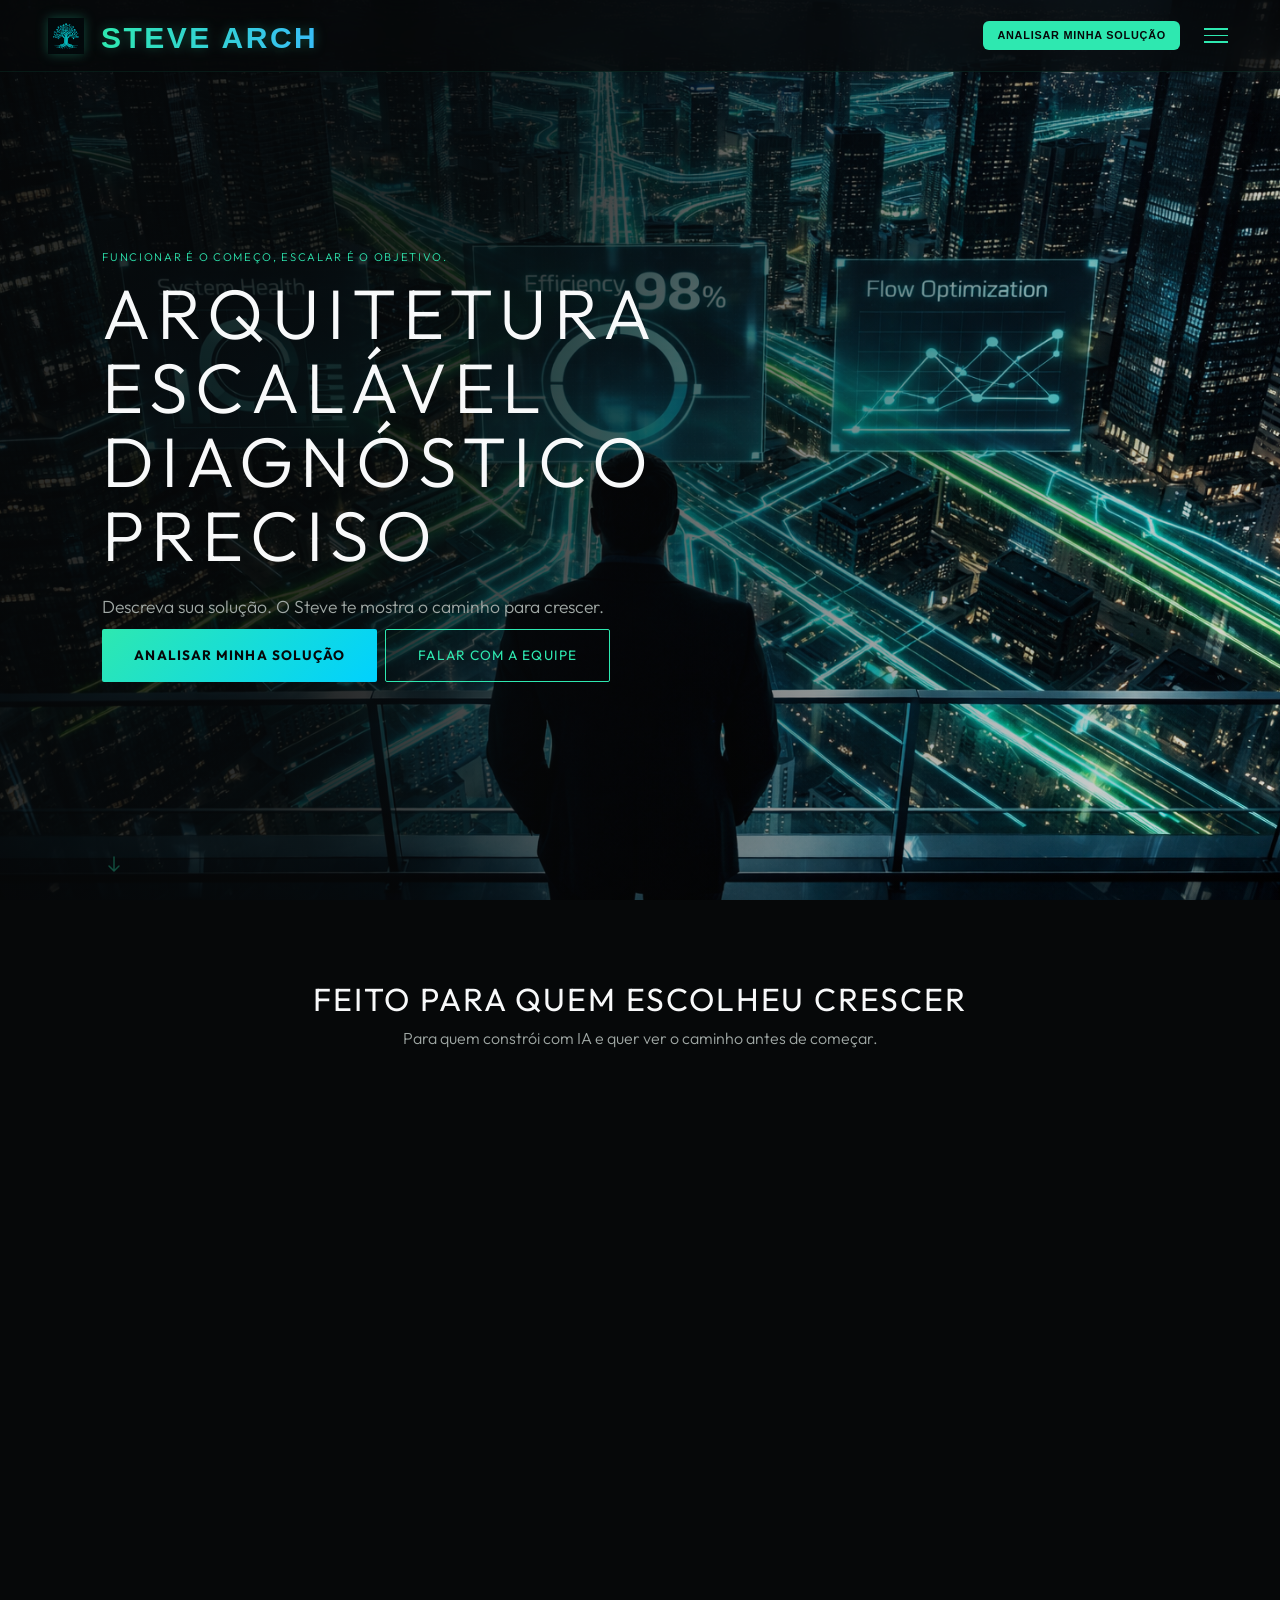
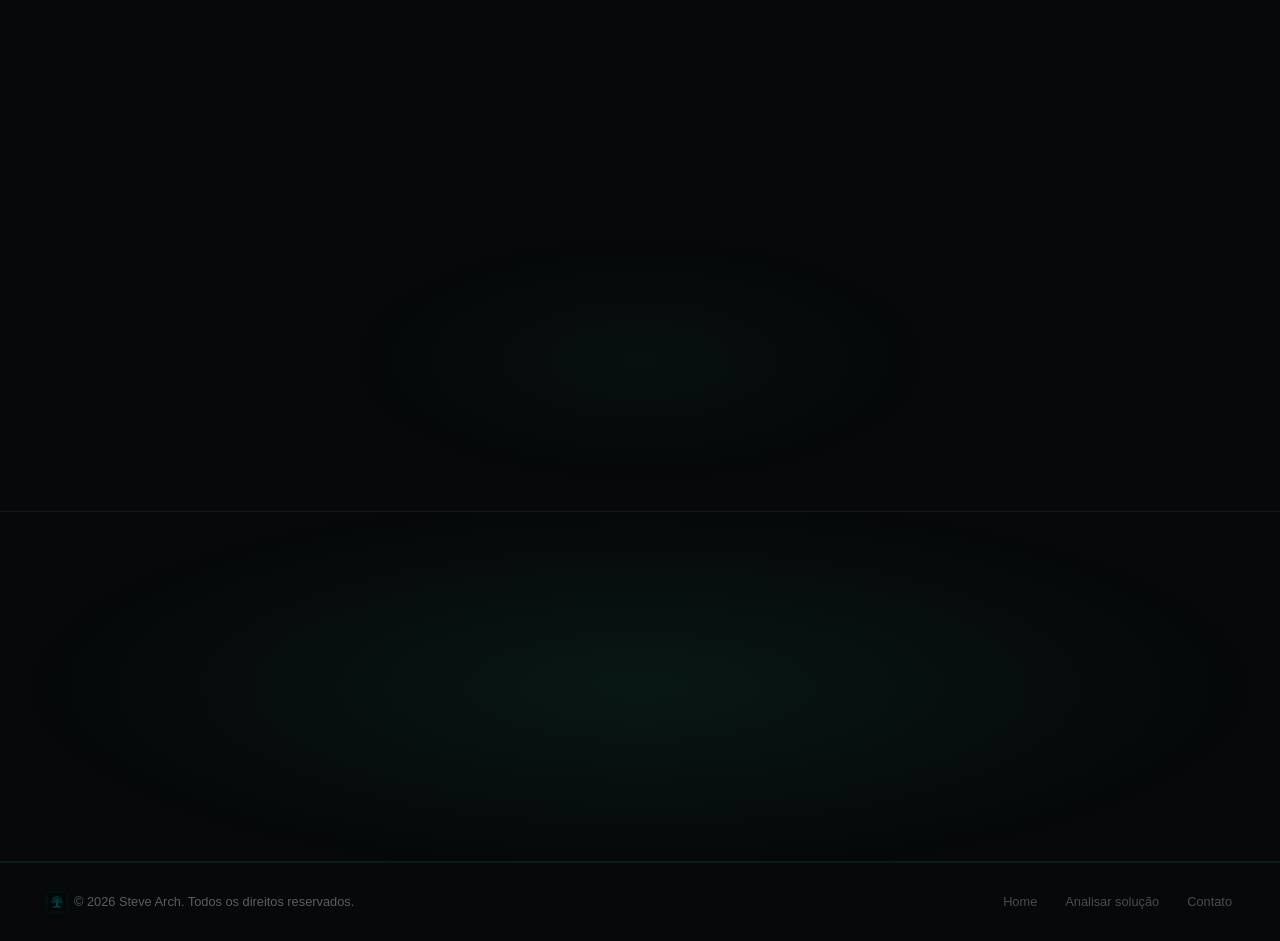
<file: front-end/frontend/index.html>
<!DOCTYPE html>
<html lang="pt-BR">
<head>
  <meta charset="UTF-8">
  <meta name="viewport" content="width=device-width, initial-scale=1.0">
  <meta name="description" content="Steve Arch — O arquiteto de soluções que te ajuda a escalar. Funcionar é o começo. Escalar é o objetivo.">
  <title>Steve Arch</title>
  <link rel="preconnect" href="https://fonts.googleapis.com">
  <link rel="preconnect" href="https://fonts.gstatic.com" crossorigin>
  <link href="https://fonts.googleapis.com/css2?family=Outfit:wght@300;400;500;600;700&display=swap" rel="stylesheet">
  <link rel="icon" type="image/png" href="../Image/logo2.png">
  <link rel="stylesheet" href="https://cdnjs.cloudflare.com/ajax/libs/font-awesome/6.5.0/css/all.min.css">
  <link rel="stylesheet" href="css/main.css">
  <link rel="stylesheet" href="css/components.css">
  <link rel="stylesheet" href="css/animations.css">
  <script defer src="js/neural-bg.js"></script>
  <script defer src="js/main.js"></script>
</head>
<body>
  <canvas id="neural-canvas" aria-hidden="true"></canvas>
  <div class="page-content">
    <nav class="navbar" id="navbar">
      <div class="nav-left">
        <a href="index.html" class="nav-logo-link">
          <img src="../Image/logo.png" alt="Steve Arch" class="atech-tree-img">
          <svg class="atech-logo-svg" width="200" height="36" viewBox="0 0 200 36" xmlns="http://www.w3.org/2000/svg">
            <defs>
              <linearGradient id="logo-grad" x1="0%" y1="0%" x2="100%" y2="0%">
                <stop offset="0%" stop-color="#2EE8B0"/>
                <stop offset="100%" stop-color="#38BDF8"/>
              </linearGradient>
            </defs>
            <text id="atech-full" x="4" y="28"
              font-family="'Arial Black', sans-serif"
              font-size="24" font-weight="700"
              fill="url(#logo-grad)"
              letter-spacing="2"
              style="opacity:0"
            >STEVE ARCH</text>
          </svg>
        </a>
      </div>
      <div class="nav-right">
        <a href="onboarding.html" class="btn-cta-nav">Analisar minha solução</a>
        <button class="hamburger" id="hamburger" aria-label="Menu">
          <span></span><span></span><span></span>
        </button>
      </div>
    </nav>
    <div class="menu-overlay" id="menuOverlay">
      <button class="menu-close" id="menuClose">✕</button>
      <nav class="menu-overlay-nav">
        <a href="index.html" class="menu-link">Home</a>
        <a href="onboarding.html" class="menu-link">Analisar solução</a>
        <a href="contato.html" class="menu-link">Contato</a>
      </nav>
    </div>
    <main>
      <section class="hero" aria-labelledby="hero-title">
        <span class="hero-tag fade-in">Funcionar é o começo, escalar é o objetivo.</span>
        <h1 id="hero-title" class="fade-in">Arquitetura escalável<br>Diagnóstico preciso</h1>
        <p class="hero-subtitle fade-in">Descreva sua solução. O Steve te mostra o caminho para crescer.</p>
        <div class="hero-actions fade-in">
          <a href="onboarding.html" class="btn btn--primary">Analisar minha solução</a>
          <a href="contato.html" class="btn btn--outline">Falar com a equipe</a>
        </div>
        <div class="hero-particles-wrap">
          <canvas id="hero-particles" aria-hidden="true"></canvas>
        </div>
        <div class="hero__scroll scroll-indicator" aria-hidden="true">
          <svg width="24" height="24" viewBox="0 0 24 24" fill="none" xmlns="http://www.w3.org/2000/svg">
            <path d="M12 5v14m0 0l-5-5m5 5 5-5" stroke="rgba(46,232,176,0.3)" stroke-width="1.5" stroke-linecap="round" stroke-linejoin="round"/>
          </svg>
        </div>
      </section>
      <section class="section" aria-labelledby="whom-title">
        <div class="container">
          <h2 id="whom-title" class="section__title fade-in">Feito para quem escolheu crescer</h2>
          <p class="section__subtitle subtitle fade-in">Para quem constrói com IA e quer ver o caminho antes de começar.</p>
          <div class="accordion-audience fade-in">
            <div class="acc-item fade-in" data-index="0">
              <div class="acc-header">
                <span class="acc-number">#</span>
                <h3 class="acc-title">Empreendedores Digitais</h3>
                <span class="acc-icon">+</span>
              </div>
              <div class="acc-body">
                <p>Você tem uma ideia ou um produto nascente e quer construir certo desde o início. O Steve não te dá um passo a passo genérico. Ele entende o seu problema real e projeta a arquitetura certa para a escala que você quer atingir.</p>
                <ul class="acc-list">
                  <li>Arquitetura pensada para crescimento</li>
                  <li>Ferramentas certas para o seu momento</li>
                  <li>Visão do potencial financeiro da solução</li>
                  <li>Decisões técnicas com impacto de negócio</li>
                </ul>
                <a href="onboarding.html" class="acc-cta">Começar do jeito certo →</a>
              </div>
            </div>
          </div>
        </div>
      </section>
      <section class="section" aria-labelledby="offerings-title">
        <div class="container">
          <h2 id="offerings-title" class="section__title fade-in">O que o Steve entrega</h2>
          <p class="section__subtitle subtitle fade-in">Não é um chatbot. É um arquiteto treinado para o seu problema específico.</p>
          <div class="offerings-grid">
            <article class="offering-card fade-in delay-1">
              <div class="offering-card__icon" aria-hidden="true">
                <svg width="20" height="20" viewBox="0 0 36 36" fill="none" xmlns="http://www.w3.org/2000/svg">
                  <defs><linearGradient id="ig-ebook" x1="0%" y1="0%" x2="100%" y2="100%"><stop offset="0%" stop-color="#2EE8B0"/><stop offset="100%" stop-color="#00D1FF"/></linearGradient></defs>
                  <path d="M6 6h18l6 6v18a2 2 0 0 1-2 2H6a2 2 0 0 1-2-2V8a2 2 0 0 1 2-2z" stroke="url(#ig-ebook)" stroke-width="1.5" fill="none"/>
                  <path d="M24 6v6h6" stroke="url(#ig-ebook)" stroke-width="1.5"/>
                  <line x1="10" y1="20" x2="22" y2="20" stroke="url(#ig-ebook)" stroke-width="1" stroke-linecap="round"/>
                  <line x1="10" y1="24" x2="22" y2="24" stroke="url(#ig-ebook)" stroke-width="1" stroke-linecap="round"/>
                  <line x1="10" y1="28" x2="18" y2="28" stroke="url(#ig-ebook)" stroke-width="1" stroke-linecap="round"/>
                </svg>
              </div>
              <h3>Diagnóstico de Gargalos</h3>
              <p>Steve analisa sua solução e aponta exatamente onde ela vai travar quando crescer: banco, auth, infraestrutura, acoplamento.</p>
              <a href="onboarding.html" class="offering-card__link">Analisar agora &rarr;</a>
            </article>
            <article class="offering-card fade-in delay-2">
              <div class="offering-card__icon" aria-hidden="true">
                <svg width="20" height="20" viewBox="0 0 36 36" fill="none" xmlns="http://www.w3.org/2000/svg">
                  <defs><linearGradient id="ig-trade" x1="0%" y1="0%" x2="100%" y2="100%"><stop offset="0%" stop-color="#2EE8B0"/><stop offset="100%" stop-color="#00D1FF"/></linearGradient></defs>
                  <circle cx="18" cy="18" r="12" stroke="url(#ig-trade)" stroke-width="1.5" fill="none"/>
                  <circle cx="18" cy="18" r="4" fill="url(#ig-trade)"/>
                  <line x1="18" y1="4" x2="18" y2="10" stroke="url(#ig-trade)" stroke-width="1.5" stroke-linecap="round"/>
                  <line x1="18" y1="26" x2="18" y2="32" stroke="url(#ig-trade)" stroke-width="1.5" stroke-linecap="round"/>
                  <line x1="4" y1="18" x2="10" y2="18" stroke="url(#ig-trade)" stroke-width="1.5" stroke-linecap="round"/>
                  <line x1="26" y1="18" x2="32" y2="18" stroke="url(#ig-trade)" stroke-width="1.5" stroke-linecap="round"/>
                </svg>
              </div>
              <h3>Stack sob Medida</h3>
              <p>Sem receita genérica. Steve recomenda as ferramentas certas para o seu contexto, seu prazo e seu objetivo de escala.</p>
              <a href="produtos.html" class="offering-card__link">Ver recomendações &rarr;</a>
            </article>
            <article class="offering-card fade-in delay-3">
              <div class="offering-card__icon" aria-hidden="true">
                <svg width="20" height="20" viewBox="0 0 36 36" fill="none" xmlns="http://www.w3.org/2000/svg">
                  <defs><linearGradient id="ig-solucoes" x1="0%" y1="0%" x2="100%" y2="100%"><stop offset="0%" stop-color="#2EE8B0"/><stop offset="100%" stop-color="#00D1FF"/></linearGradient></defs>
                  <rect x="4" y="4" width="12" height="12" rx="2" stroke="url(#ig-solucoes)" stroke-width="1.5" fill="none"/>
                  <rect x="20" y="4" width="12" height="12" rx="2" stroke="url(#ig-solucoes)" stroke-width="1.5" fill="none"/>
                  <rect x="4" y="20" width="12" height="12" rx="2" stroke="url(#ig-solucoes)" stroke-width="1.5" fill="none"/>
                  <rect x="20" y="20" width="12" height="12" rx="2" stroke="url(#ig-solucoes)" stroke-width="1.5" fill="none"/>
                </svg>
              </div>
              <h3>Projeção de Potencial</h3>
              <p>Steve mostra onde sua solução pode chegar em usuários, receita e impacto. Com as decisões técnicas certas tomadas hoje.</p>
              <a href="produtos.html" class="offering-card__link">Ver projeção &rarr;</a>
            </article>
          </div>
        </div>
      </section>
      <section class="final-cta" aria-labelledby="final-cta-title">
        <div class="container">
          <h2 id="final-cta-title" class="final-cta__title fade-in">Sua solução precisa de mais do que funcionar.</h2>
          <p class="final-cta__subtitle subtitle fade-in">Descreva o que você construiu. Steve cuida do resto.</p>
          <a href="onboarding.html" class="btn btn--primary fade-in">Analisar minha solução</a>
        </div>
      </section>
    </main>
    <section class="cta-strip">
      <div class="cta-strip-inner">
        <div class="cta-strip-text fade-in">
          <span class="cta-strip-tag">Pronto para escalar de verdade?</span>
          <h2 class="cta-strip-title">Funcionar é o começo.<br>Escalar é o objetivo.</h2>
        </div>
        <div class="cta-strip-actions fade-in">
          <a href="onboarding.html" class="btn-primary">Analisar minha solução</a>
          <a href="contato.html" class="btn-secondary">Falar com a equipe</a>
        </div>
      </div>
    </section>
    <footer class="footer">
      <div class="footer-inner">
        <span class="footer-copy">
          <img src="../Image/logo.png" alt="Steve Arch" class="footer-logo-icon">
          © 2026 Steve Arch. Todos os direitos reservados.
        </span>
        <nav class="footer-nav">
          <a href="index.html">Home</a>
          <a href="onboarding.html">Analisar solução</a>
          <a href="contato.html">Contato</a>
        </nav>
      </div>
    </footer>
  </div>
<script>
(function() {
  function animateLogo() {
    var el = document.getElementById('atech-full');
    if (!el) return;
    var text = 'STEVE ARCH';
    var letters = [];
    for (var i = 1; i <= text.length; i++) { letters.push(text.substring(0, i)); }
    var i = 0;
    el.style.opacity = '1';
    function type() {
      if (i < letters.length) { el.textContent = letters[i]; i++; setTimeout(type, 120); }
      else { setTimeout(erase, 1200); }
    }
    function erase() {
      var j = text.length;
      function del() {
        if (j > 0) { el.textContent = text.substring(0, j); j--; setTimeout(del, 80); }
        else { el.textContent = ''; setTimeout(animateLogo, 500); }
      }
      del();
    }
    type();
  }
  if (document.readyState === 'loading') { document.addEventListener('DOMContentLoaded', animateLogo); }
  else { animateLogo(); }
})();
</script>
<script>
(function() {
  var canvas = document.getElementById('hero-particles');
  if (!canvas) return;
  var ctx = canvas.getContext('2d');
  var w, h, particles;
  var COLORS = [[46,232,176],[0,209,255],[30,80,255]];
  var PARTICLE_COUNT = 40;
  function resize() { var p = canvas.parentElement; w = canvas.width = p.offsetWidth; h = canvas.height = p.offsetHeight; }
  function init() {
    resize(); particles = [];
    for (var i = 0; i < PARTICLE_COUNT; i++) {
      var c = COLORS[Math.floor(Math.random()*COLORS.length)];
      particles.push({x:Math.random()*w,y:Math.random()*h,vx:(Math.random()-0.5)*0.6,vy:(Math.random()-0.5)*0.6,r:Math.random()*1.8+0.5,c:c,a:Math.random()*0.3+0.15});
    }
  }
  function draw() {
    ctx.clearRect(0,0,w,h);
    for (var i = 0; i < particles.length; i++) {
      var p = particles[i]; p.x+=p.vx; p.y+=p.vy;
      if(p.x<0)p.x=w; if(p.x>w)p.x=0; if(p.y<0)p.y=h; if(p.y>h)p.y=0;
      ctx.beginPath(); ctx.arc(p.x,p.y,p.r,0,Math.PI*2);
      ctx.fillStyle='rgba('+p.c[0]+','+p.c[1]+','+p.c[2]+','+p.a+')'; ctx.fill();
      for (var j=i+1;j<particles.length;j++) {
        var q=particles[j]; var dx=p.x-q.x; var dy=p.y-q.y; var dist=dx*dx+dy*dy;
        if(dist<10000){var alpha=0.08*(1-dist/10000);ctx.beginPath();ctx.moveTo(p.x,p.y);ctx.lineTo(q.x,q.y);ctx.strokeStyle='rgba(46,232,176,'+alpha+')';ctx.lineWidth=0.5;ctx.stroke();}
      }
    }
    requestAnimationFrame(draw);
  }
  init(); draw(); window.addEventListener('resize',function(){resize();});
})();
</script>
</body>
</html>
</file>
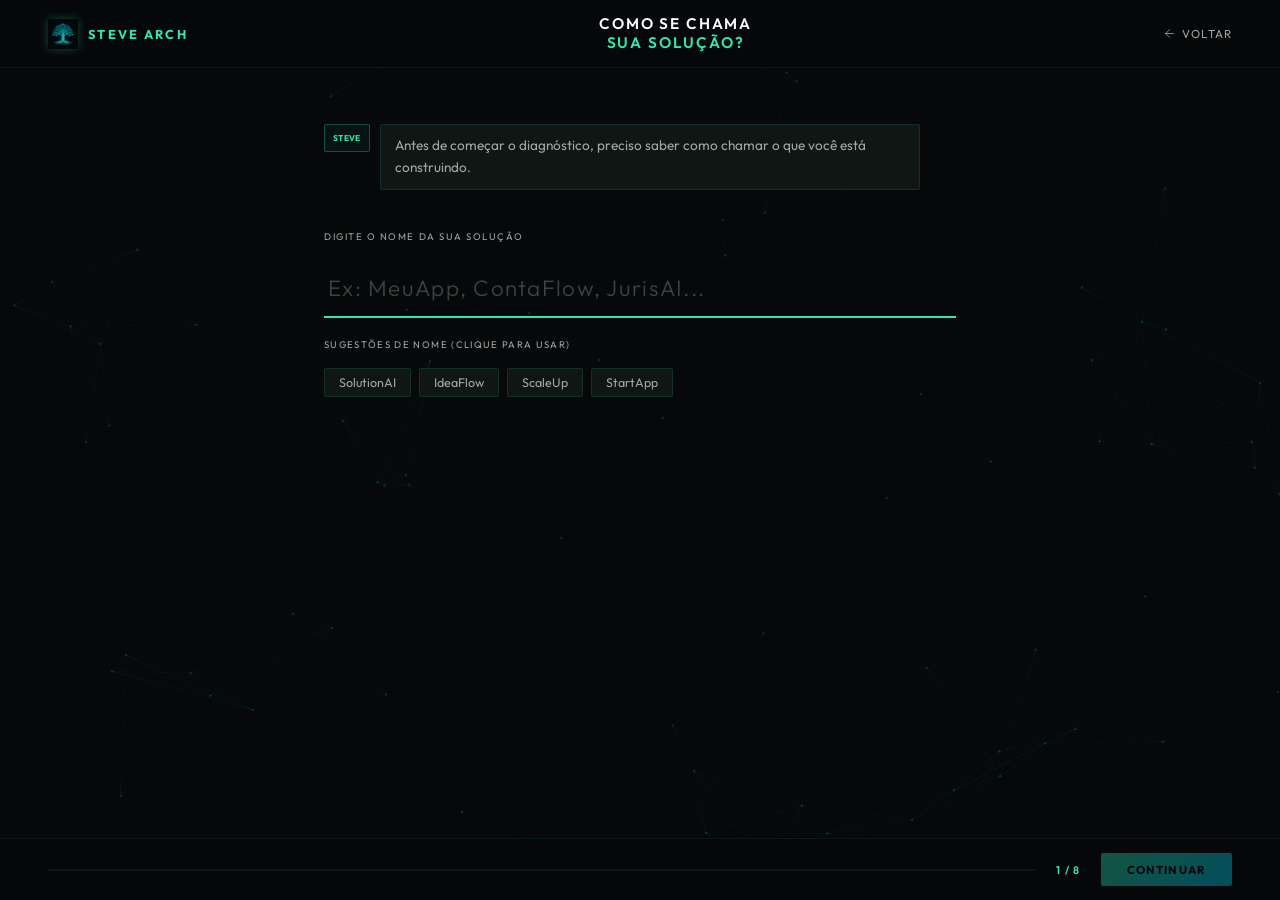
<file: front-end/frontend/ajustar.html>
<!DOCTYPE html>
<html lang="pt-BR">
<head>
  <meta charset="UTF-8">
  <meta name="viewport" content="width=device-width, initial-scale=1.0">
  <title>Steve Arch | Ajustar respostas</title>
  <link rel="preconnect" href="https://fonts.googleapis.com">
  <link rel="preconnect" href="https://fonts.gstatic.com" crossorigin>
  <link href="https://fonts.googleapis.com/css2?family=Outfit:wght@300;400;500;600;700&family=JetBrains+Mono:wght@300;400;500&display=swap" rel="stylesheet">
  <link rel="icon" type="image/png" href="../Image/logo2.png">
  <script defer src="js/neural-bg.js"></script>
  <style>
    *, *::before, *::after { margin: 0; padding: 0; box-sizing: border-box; }
    :root {
      --bg-deep: #060809; --bg-surface: #0C1110; --bg-elevated: #121917;
      --accent: #2EE8B0; --accent-soft: rgba(46,232,176,0.12);
      --text-primary: #F8F9FA; --text-second: #8B9590; --text-dim: #3A4440; --text-mute: #5A6560;
      --border-base: rgba(46,232,176,0.10); --border-hover: rgba(46,232,176,0.25);
    }
    html { scroll-behavior: smooth; }
    body { font-family: 'Outfit', sans-serif; background: var(--bg-deep); color: var(--text-primary); min-height: 100vh; overflow-x: hidden; letter-spacing: -0.01em; }
    body::before { content: ''; position: fixed; top: -20%; right: -10%; width: 70vw; height: 80vh; background: radial-gradient(ellipse at center, rgba(46,232,176,0.05) 0%, transparent 60%); pointer-events: none; z-index: 0; }
    #neural-canvas { position: fixed; inset: 0; z-index: 0; pointer-events: none; }
    .page-wrap { position: relative; z-index: 1; }

    .navbar { position: fixed; top: 0; left: 0; right: 0; z-index: 100; height: 64px; display: flex; align-items: center; justify-content: space-between; padding: 0 40px; background: rgba(6,8,9,0.7); backdrop-filter: blur(20px); border-bottom: 1px solid var(--border-base); }
    .nav-logo { font-family: 'JetBrains Mono', monospace; font-size: 0.72rem; letter-spacing: 0.32em; color: var(--accent); font-weight: 500; text-decoration: none; display: flex; align-items: center; gap: 10px; }
    .nav-logo img { height: 24px; }
    .nav-back-link { font-size: 0.66rem; letter-spacing: 0.18em; color: var(--text-mute); text-transform: uppercase; text-decoration: none; transition: color 0.2s; }
    .nav-back-link:hover { color: var(--accent); }

    .container { max-width: 760px; margin: 0 auto; padding: 100px 32px 80px; }
    .header { margin-bottom: 32px; }
    .header-tag { font-family: 'JetBrains Mono', monospace; font-size: 0.62rem; letter-spacing: 0.3em; text-transform: uppercase; color: var(--accent); display: flex; align-items: center; gap: 10px; margin-bottom: 12px; }
    .header-tag::before { content: ''; width: 22px; height: 1px; background: var(--accent); }
    .header-title { font-size: clamp(1.6rem, 3vw, 2.2rem); font-weight: 600; letter-spacing: -0.02em; margin-bottom: 8px; }
    .header-sub { font-size: 0.92rem; color: var(--text-second); line-height: 1.5; font-weight: 300; }

    .review-list { display: flex; flex-direction: column; gap: 8px; margin-bottom: 32px; }
    .rev-item { display: flex; align-items: center; gap: 16px; padding: 16px 20px; background: var(--bg-surface); border: 1px solid var(--border-base); border-radius: 3px; transition: all 0.2s; }
    .rev-item:hover { background: var(--bg-elevated); border-color: var(--border-hover); }
    .rev-body { flex: 1; min-width: 0; }
    .rev-label { font-family: 'JetBrains Mono', monospace; font-size: 0.58rem; letter-spacing: 0.22em; text-transform: uppercase; color: var(--text-mute); margin-bottom: 4px; }
    .rev-value { font-size: 0.92rem; color: var(--text-primary); font-weight: 400; line-height: 1.45; word-break: break-word; }
    .rev-edit { flex-shrink: 0; padding: 7px 14px; background: transparent; border: 1px solid rgba(46,232,176,0.3); border-radius: 2px; color: var(--accent); font-family: 'JetBrains Mono', monospace; font-size: 0.6rem; font-weight: 500; letter-spacing: 0.18em; text-transform: uppercase; cursor: pointer; transition: all 0.2s; }
    .rev-edit:hover { background: rgba(46,232,176,0.08); border-color: var(--accent); }

    .actions { display: flex; gap: 12px; justify-content: flex-end; flex-wrap: wrap; padding-top: 16px; border-top: 1px solid var(--border-base); }
    .btn-action { padding: 13px 24px; border-radius: 3px; font-family: 'JetBrains Mono', monospace; font-size: 0.7rem; font-weight: 500; letter-spacing: 0.18em; text-transform: uppercase; cursor: pointer; transition: all 0.2s; border: none; text-decoration: none; display: inline-flex; align-items: center; }
    .btn-action.outline { background: transparent; border: 1px solid rgba(46,232,176,0.3); color: var(--accent); }
    .btn-action.outline:hover { background: rgba(46,232,176,0.06); }
    .btn-action.primary { background: linear-gradient(135deg, #2EE8B0, #00D1FF); color: var(--bg-deep); font-weight: 700; }
    .btn-action.primary:hover { box-shadow: 0 0 20px rgba(46,232,176,0.4); transform: translateY(-1px); }

    .info-box { background: rgba(46,232,176,0.04); border: 1px solid rgba(46,232,176,0.15); border-left: 2px solid var(--accent); padding: 14px 18px; border-radius: 3px; margin-bottom: 24px; }
    .info-text { font-size: 0.82rem; color: var(--text-second); line-height: 1.55; font-weight: 300; }
    .info-text strong { color: var(--text-primary); font-weight: 500; }

    .edit-modal { display: none; position: fixed; inset: 0; z-index: 200; background: rgba(6,8,9,0.85); backdrop-filter: blur(8px); align-items: center; justify-content: center; padding: 24px; }
    .edit-modal.open { display: flex; animation: fadeIn 0.2s ease; }
    @keyframes fadeIn { from { opacity: 0; } to { opacity: 1; } }
    .edit-content { width: 100%; max-width: 560px; max-height: 85vh; background: var(--bg-surface); border: 1px solid var(--border-hover); border-radius: 4px; display: flex; flex-direction: column; overflow: hidden; }
    .edit-header { padding: 20px 24px; border-bottom: 1px solid var(--border-base); display: flex; justify-content: space-between; align-items: center; }
    .edit-title { font-size: 0.95rem; font-weight: 600; letter-spacing: 0.02em; }
    .edit-close { background: none; border: none; color: var(--text-second); font-size: 1.4rem; cursor: pointer; transition: color 0.2s; }
    .edit-close:hover { color: var(--accent); }
    .edit-body { padding: 20px 24px; overflow-y: auto; flex: 1; }
    .edit-footer { padding: 16px 24px; border-top: 1px solid var(--border-base); display: flex; gap: 10px; justify-content: flex-end; }

    .aj-input { width: 100%; background: var(--bg-elevated); border: 1px solid var(--border-base); border-radius: 2px; padding: 12px 14px; color: var(--text-primary); font-family: 'Outfit', sans-serif; font-size: 0.9rem; outline: none; transition: border-color 0.2s; }
    .aj-input:focus { border-color: var(--accent); }
    .aj-textarea { width: 100%; min-height: 120px; background: var(--bg-elevated); border: 1px solid var(--border-base); border-radius: 2px; padding: 12px 14px; color: var(--text-primary); font-family: 'Outfit', sans-serif; font-size: 0.9rem; line-height: 1.5; outline: none; resize: vertical; transition: border-color 0.2s; }
    .aj-textarea:focus { border-color: var(--accent); }
    .aj-opt { display: flex; align-items: center; gap: 12px; padding: 12px 14px; background: var(--bg-elevated); border: 1px solid var(--border-base); border-radius: 2px; cursor: pointer; transition: all 0.18s; margin-bottom: 6px; }
    .aj-opt:hover { border-color: var(--border-hover); background: rgba(46,232,176,0.04); }
    .aj-opt.selected { border-color: var(--accent); background: rgba(46,232,176,0.08); }
    .aj-icon { font-size: 1rem; width: 26px; text-align: center; flex-shrink: 0; }
    .aj-opt-label { font-size: 0.88rem; color: var(--text-primary); }
    .aj-opt-sub { font-size: 0.72rem; color: var(--text-second); margin-top: 2px; }

    @media (max-width: 600px) {
      .navbar { padding: 0 20px; }
      .container { padding: 90px 18px 60px; }
      .rev-item { padding: 14px; flex-wrap: wrap; }
      .rev-edit { width: 100%; margin-top: 6px; }
      .actions { flex-direction: column-reverse; }
      .btn-action { width: 100%; justify-content: center; }
    }
  </style>
</head>
<body>
<canvas id="neural-canvas" aria-hidden="true"></canvas>
<div class="page-wrap">
  <nav class="navbar">
    <a href="index.html" class="nav-logo">
      <img src="../Image/logo.png" alt="Steve Arch">
      <span>STEVE ARCH</span>
    </a>
    <a href="minhas-analises.html" class="nav-back-link">← Voltar ao diagnóstico</a>
  </nav>

  <div class="container">
    <div class="header">
      <div class="header-tag">Revisão de respostas</div>
      <h1 class="header-title">Ajuste o que precisar</h1>
      <p class="header-sub">Edite qualquer resposta sem refazer todo o onboarding. Quando terminar, clique em "Gerar nova análise".</p>
    </div>

    <div class="info-box">
      <p class="info-text"><strong>Atenção:</strong> gerar nova análise consome 1 das suas 3 análises diárias e substitui o diagnóstico atual.</p>
    </div>

    <div class="review-list" id="reviewList"></div>

    <div class="actions">
      <a href="minhas-analises.html" class="btn-action outline">Cancelar</a>
      <button class="btn-action primary" onclick="gerarNovaAnalise()">Gerar nova análise</button>
    </div>
  </div>

  <div class="edit-modal" id="editModal">
    <div class="edit-content">
      <div class="edit-header">
        <span class="edit-title" id="editTitle">Editar</span>
        <button class="edit-close" onclick="closeEditor()">&times;</button>
      </div>
      <div class="edit-body" id="editBody"></div>
      <div class="edit-footer">
        <button class="btn-action outline" onclick="closeEditor()">Cancelar</button>
        <button class="btn-action primary" onclick="saveEditor()">Salvar</button>
      </div>
    </div>
  </div>
</div>

<script src="js/shared.js"></script>
<script src="js/ajustar.js"></script>
</body>
</html>
</file>
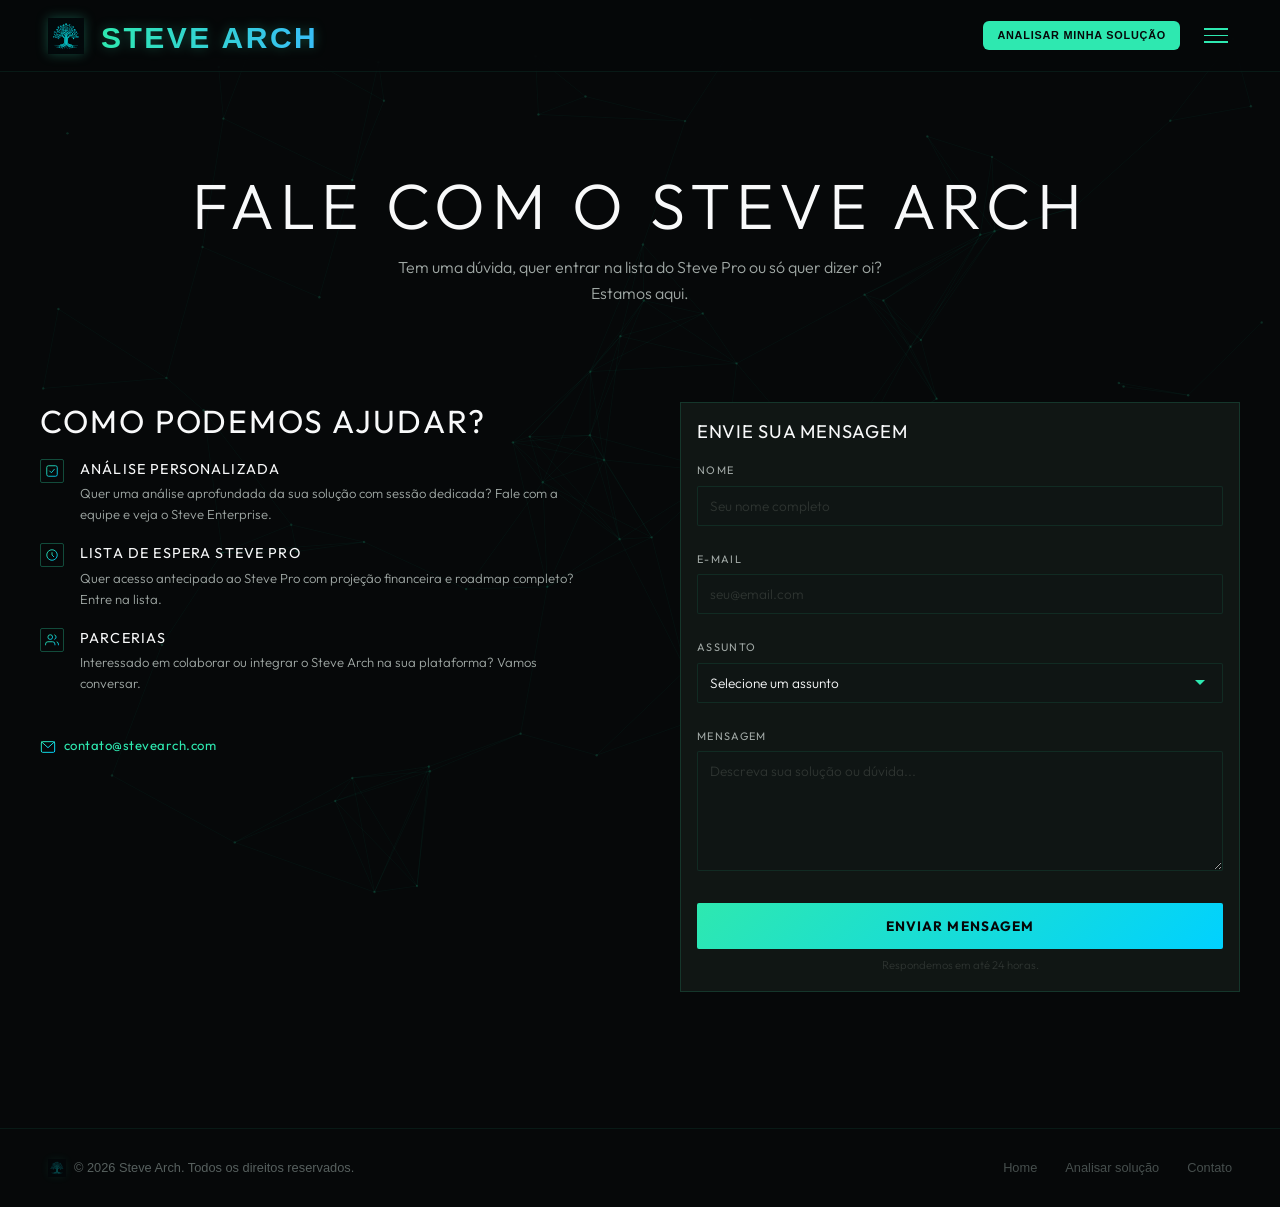
<file: front-end/frontend/contato.html>
<!DOCTYPE html>
<html lang="pt-BR">
<head>
  <meta charset="UTF-8">
  <meta name="viewport" content="width=device-width, initial-scale=1.0">
  <meta name="description" content="Fale com o Steve Arch — dúvidas, parcerias e soluções personalizadas.">
  <title>Steve Arch — Contato</title>
  <link rel="preconnect" href="https://fonts.googleapis.com">
  <link rel="preconnect" href="https://fonts.gstatic.com" crossorigin>
  <link href="https://fonts.googleapis.com/css2?family=Outfit:wght@300;400;500;600;700&display=swap" rel="stylesheet">
  <link rel="icon" type="image/png" href="../Image/logo2.png">
  <link rel="stylesheet" href="https://cdnjs.cloudflare.com/ajax/libs/font-awesome/6.5.0/css/all.min.css">
  <link rel="stylesheet" href="css/main.css">
  <link rel="stylesheet" href="css/components.css">
  <link rel="stylesheet" href="css/animations.css">
  <script defer src="js/neural-bg.js"></script>
  <script defer src="js/main.js"></script>
</head>
<body>
  <canvas id="neural-canvas" aria-hidden="true"></canvas>
  <div class="page-content">
    <nav class="navbar" id="navbar">
      <div class="nav-left">
        <a href="index.html" class="nav-logo-link">
          <img src="../Image/logo.png" alt="Steve Arch" class="atech-tree-img">
          <svg class="atech-logo-svg" width="200" height="36" viewBox="0 0 200 36" xmlns="http://www.w3.org/2000/svg">
            <defs>
              <linearGradient id="logo-grad" x1="0%" y1="0%" x2="100%" y2="0%">
                <stop offset="0%" stop-color="#2EE8B0"/>
                <stop offset="100%" stop-color="#38BDF8"/>
              </linearGradient>
            </defs>
            <text id="atech-full" x="4" y="28" font-family="'Arial Black', sans-serif" font-size="24" font-weight="700" fill="url(#logo-grad)" letter-spacing="2" style="opacity:0">STEVE ARCH</text>
          </svg>
        </a>
      </div>
      <div class="nav-right">
        <a href="produtos.html" class="btn-cta-nav">Analisar minha solução</a>
        <button class="hamburger" id="hamburger" aria-label="Menu"><span></span><span></span><span></span></button>
      </div>
    </nav>
    <div class="menu-overlay" id="menuOverlay">
      <button class="menu-close" id="menuClose">✕</button>
      <nav class="menu-overlay-nav">
        <a href="index.html" class="menu-link">Home</a>
        <a href="produtos.html" class="menu-link">Analisar solução</a>
        <a href="contato.html" class="menu-link">Contato</a>
      </nav>
    </div>
    <main>
      <section class="page-hero" aria-labelledby="contato-title">
        <div class="container">
          <h1 id="contato-title" class="fade-in">Fale com o Steve Arch</h1>
          <p class="fade-in">Tem uma dúvida, quer entrar na lista do Steve Pro ou só quer dizer oi? Estamos aqui.</p>
        </div>
      </section>
      <section class="container section">
        <div class="contact-grid">
          <div class="contact-info fade-in">
            <h2 class="contact-info__title">Como podemos ajudar?</h2>
            <div class="contact-info__item">
              <svg width="24" height="24" viewBox="0 0 24 24" fill="none" xmlns="http://www.w3.org/2000/svg" aria-hidden="true">
                <defs><linearGradient id="ig-sol" x1="0%" y1="0%" x2="100%" y2="100%"><stop offset="0%" stop-color="#2EE8B0"/><stop offset="100%" stop-color="#00D1FF"/></linearGradient></defs>
                <rect x="3" y="3" width="18" height="18" rx="3" stroke="url(#ig-sol)" stroke-width="1.5" fill="none"/>
                <path d="M8 12l3 3 5-6" stroke="url(#ig-sol)" stroke-width="1.5" stroke-linecap="round" stroke-linejoin="round"/>
              </svg>
              <div>
                <h4>Análise personalizada</h4>
                <p>Quer uma análise aprofundada da sua solução com sessão dedicada? Fale com a equipe e veja o Steve Enterprise.</p>
              </div>
            </div>
            <div class="contact-info__item">
              <svg width="24" height="24" viewBox="0 0 24 24" fill="none" xmlns="http://www.w3.org/2000/svg" aria-hidden="true">
                <defs><linearGradient id="ig-clock" x1="0%" y1="0%" x2="100%" y2="100%"><stop offset="0%" stop-color="#2EE8B0"/><stop offset="100%" stop-color="#00D1FF"/></linearGradient></defs>
                <circle cx="12" cy="12" r="9" stroke="url(#ig-clock)" stroke-width="1.5" fill="none"/>
                <path d="M12 8v4l3 3" stroke="url(#ig-clock)" stroke-width="1.5" stroke-linecap="round"/>
              </svg>
              <div>
                <h4>Lista de espera Steve Pro</h4>
                <p>Quer acesso antecipado ao Steve Pro com projeção financeira e roadmap completo? Entre na lista.</p>
              </div>
            </div>
            <div class="contact-info__item">
              <svg width="24" height="24" viewBox="0 0 24 24" fill="none" xmlns="http://www.w3.org/2000/svg" aria-hidden="true">
                <defs><linearGradient id="ig-people" x1="0%" y1="0%" x2="100%" y2="100%"><stop offset="0%" stop-color="#2EE8B0"/><stop offset="100%" stop-color="#00D1FF"/></linearGradient></defs>
                <path d="M17 21v-2a4 4 0 0 0-4-4H5a4 4 0 0 0-4 4v2" stroke="url(#ig-people)" stroke-width="1.5" fill="none"/>
                <circle cx="9" cy="7" r="4" stroke="url(#ig-people)" stroke-width="1.5" fill="none"/>
                <path d="M23 21v-2a4 4 0 0 0-3-3.87" stroke="url(#ig-people)" stroke-width="1.5"/>
                <path d="M16 3.13a4 4 0 0 1 0 7.75" stroke="url(#ig-people)" stroke-width="1.5"/>
              </svg>
              <div>
                <h4>Parcerias</h4>
                <p>Interessado em colaborar ou integrar o Steve Arch na sua plataforma? Vamos conversar.</p>
              </div>
            </div>
            <div class="contact-info__socials">
              <a href="mailto:gabrielanthony540@gmail.com" aria-label="E-mail">
                <svg width="16" height="16" viewBox="0 0 24 24" fill="none" xmlns="http://www.w3.org/2000/svg" style="display:inline;vertical-align:middle;margin-right:4px;" aria-hidden="true">
                  <defs><linearGradient id="ig-email" x1="0%" y1="0%" x2="100%" y2="100%"><stop offset="0%" stop-color="#2EE8B0"/><stop offset="100%" stop-color="#00D1FF"/></linearGradient></defs>
                  <rect x="2" y="4" width="20" height="16" rx="2" stroke="url(#ig-email)" stroke-width="1.5" fill="none"/>
                  <polyline points="2,4 12,13 22,4" stroke="url(#ig-email)" stroke-width="1.5"/>
                </svg>
                contato@stevearch.com
              </a>
            </div>
          </div>
          <form class="contact-form fade-in delay-1" action="#" method="POST" aria-label="Formulário de contato">
            <h3>Envie sua mensagem</h3>
            <div class="form-group">
              <label for="nome">Nome</label>
              <input type="text" id="nome" name="nome" placeholder="Seu nome completo" required>
            </div>
            <div class="form-group">
              <label for="email">E-mail</label>
              <input type="email" id="email" name="email" placeholder="seu@email.com" required>
            </div>
            <div class="form-group">
              <label for="assunto">Assunto</label>
              <select id="assunto" name="assunto" required>
                <option value="" disabled selected>Selecione um assunto</option>
                <option value="analise">Análise personalizada</option>
                <option value="steve-pro">Lista Steve Pro</option>
                <option value="enterprise">Steve Enterprise</option>
                <option value="parceria">Parceria</option>
                <option value="outro">Outro</option>
              </select>
            </div>
            <div class="form-group">
              <label for="mensagem">Mensagem</label>
              <textarea id="mensagem" name="mensagem" placeholder="Descreva sua solução ou dúvida..." required></textarea>
            </div>
            <button type="submit" class="btn btn--primary" style="width:calc(100%);">Enviar mensagem</button>
            <p class="form-note">Respondemos em até 24 horas.</p>
          </form>
        </div>
      </section>
    </main>
    <footer class="footer">
      <div class="footer-inner">
        <span class="footer-copy">
          <img src="../Image/logo.png" alt="Steve Arch" class="footer-logo-icon">
          © 2026 Steve Arch. Todos os direitos reservados.
        </span>
        <nav class="footer-nav">
          <a href="index.html">Home</a>
          <a href="produtos.html">Analisar solução</a>
          <a href="contato.html">Contato</a>
        </nav>
      </div>
    </footer>
  </div>
<script>
(function() {
  function animateLogo() {
    var el = document.getElementById('atech-full');
    if (!el) return;
    var text = 'STEVE ARCH';
    var letters = [];
    for (var i = 1; i <= text.length; i++) { letters.push(text.substring(0, i)); }
    var i = 0;
    el.style.opacity = '1';
    function type() {
      if (i < letters.length) { el.textContent = letters[i]; i++; setTimeout(type, 120); }
      else { setTimeout(erase, 1200); }
    }
    function erase() {
      var j = text.length;
      function del() {
        if (j > 0) { el.textContent = text.substring(0, j); j--; setTimeout(del, 80); }
        else { el.textContent = ''; setTimeout(animateLogo, 500); }
      }
      del();
    }
    type();
  }
  if (document.readyState === 'loading') { document.addEventListener('DOMContentLoaded', animateLogo); }
  else { animateLogo(); }
})();
</script>
</body>
</html>
</file>
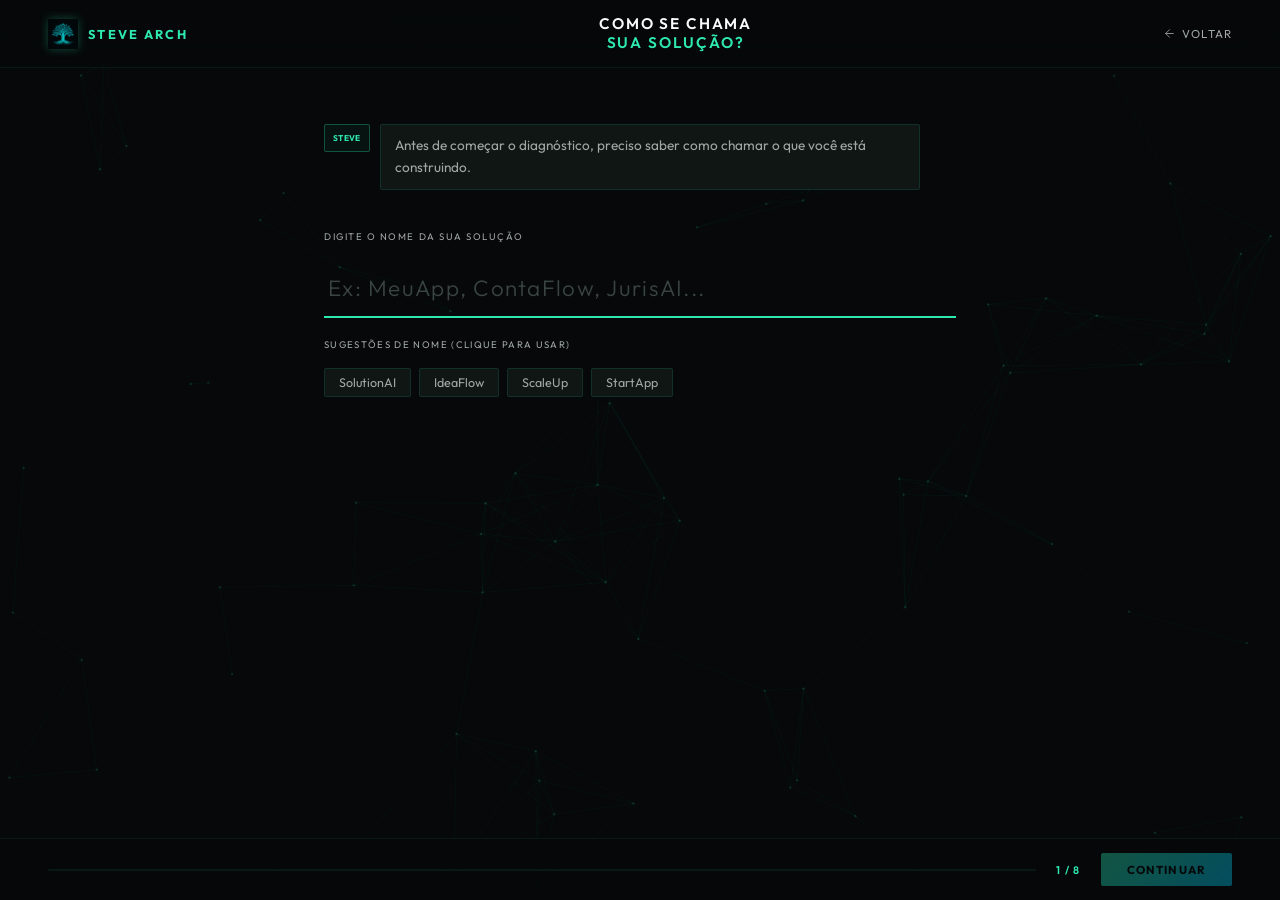
<file: front-end/frontend/onboarding.html>
<!DOCTYPE html>
<html lang="pt-BR">
<head>
  <meta charset="UTF-8">
  <meta name="viewport" content="width=device-width, initial-scale=1.0">
  <title>Steve Arch — Analisar Solução</title>
  <link rel="preconnect" href="https://fonts.googleapis.com">
  <link rel="preconnect" href="https://fonts.gstatic.com" crossorigin>
  <link href="https://fonts.googleapis.com/css2?family=Outfit:wght@300;400;500;600;700&display=swap" rel="stylesheet">
  <link rel="icon" type="image/png" href="../Image/logo2.png">
  <script defer src="js/neural-bg.js"></script>
  <style>
    *, *::before, *::after { margin: 0; padding: 0; box-sizing: border-box; }
    :root {
      --bg-deep: #060809; --bg-surface: #101614; --bg-elevated: #161D1A;
      --accent: #2EE8B0; --text-primary: #F8F9FA; --text-second: #A0A8A5; --text-dim: #3A4440;
      --glow: 0 0 20px rgba(46,232,176,0.5); --glow-sm: 0 0 8px rgba(46,232,176,0.25);
      --border-base: 1px solid rgba(46,232,176,0.12); --border-accent: 1px solid rgba(46,232,176,0.30);
    }
    html { scroll-behavior: smooth; }
    body { font-family: 'Outfit', sans-serif; background: var(--bg-deep); color: var(--text-primary); min-height: 100vh; overflow-x: hidden; }
    #neural-canvas { position: fixed; inset: 0; z-index: 0; pointer-events: none; }
    .page-wrap { position: relative; z-index: 1; min-height: 100vh; }
    .navbar { position: fixed; top: 0; left: 0; right: 0; z-index: 100; display: flex; align-items: center; justify-content: space-between; padding: 0 48px; height: 68px; background: rgba(6,8,9,0.88); backdrop-filter: blur(20px); border-bottom: 1px solid rgba(46,232,176,0.07); }
    .nav-logo { display: flex; align-items: center; gap: 10px; text-decoration: none; }
    .nav-logo img { height: 30px; filter: drop-shadow(0 0 5px rgba(46,232,176,0.3)); }
    .nav-brand { font-size: 0.8rem; font-weight: 700; letter-spacing: 0.18em; text-transform: uppercase; color: var(--accent); }
    .nav-back { font-size: 0.72rem; color: var(--text-second); text-decoration: none; letter-spacing: 0.1em; text-transform: uppercase; display: flex; align-items: center; gap: 6px; transition: color 0.2s; }
    .nav-back:hover { color: var(--accent); }
    .progress-wrap { position: fixed; bottom: 0; left: 0; right: 0; z-index: 90; background: rgba(6,8,9,0.92); border-top: 1px solid rgba(46,232,176,0.07); padding: 14px 48px; display: flex; align-items: center; gap: 20px; }
    .progress-track { flex: 1; height: 2px; background: rgba(46,232,176,0.08); border-radius: 1px; }
    .progress-fill { height: 100%; background: var(--accent); border-radius: 1px; transition: width 0.6s cubic-bezier(0.16,1,0.3,1); box-shadow: 0 0 10px rgba(46,232,176,0.4); }
    .progress-count { font-size: 0.68rem; letter-spacing: 0.12em; color: var(--accent); font-weight: 600; text-transform: uppercase; flex-shrink: 0; }
    .btn-next { padding: 9px 26px; background: linear-gradient(135deg, #2EE8B0, #00D1FF); color: #060809; font-family: 'Outfit', sans-serif; font-size: 0.72rem; font-weight: 700; letter-spacing: 0.1em; text-transform: uppercase; border: none; cursor: pointer; border-radius: 2px; transition: all 0.2s; opacity: 0.35; pointer-events: none; flex-shrink: 0; }
    .btn-next.ready { opacity: 1; pointer-events: all; box-shadow: var(--glow-sm); }
    .btn-next.ready:hover { box-shadow: var(--glow); transform: translateY(-1px); }
    .main { padding-top: 80px; padding-bottom: 80px; min-height: 100vh; display: flex; flex-direction: column; }
    .chat-area { max-width: 680px; margin: 0 auto; width: 100%; padding: 44px 24px 20px; display: flex; flex-direction: column; }
    .step-question { font-size: clamp(0.85rem, 1.2vw, 1rem); font-weight: 600; letter-spacing: 0.12em; text-transform: uppercase; line-height: 1.2; margin: 0; color: var(--text-primary); flex: 1; text-align: center; }
    .step-question em { color: var(--accent); font-style: normal; }
    @keyframes fadeUp { from { opacity: 0; transform: translateY(14px); } to { opacity: 1; transform: translateY(0); } }
    .chat-messages { display: flex; flex-direction: column; gap: 10px; margin-bottom: 20px; }
    .msg { display: flex; gap: 10px; align-items: flex-start; animation: msgIn 0.32s cubic-bezier(0.16,1,0.3,1) both; }
    @keyframes msgIn { from { opacity: 0; transform: translateY(8px); } to { opacity: 1; transform: translateY(0); } }
    .msg.user { flex-direction: row-reverse; }
    .msg-av { width: 46px; height: 28px; flex-shrink: 0; border: var(--border-accent); border-radius: 2px; display: flex; align-items: center; justify-content: center; font-size: 0.52rem; font-weight: 700; color: var(--accent); letter-spacing: 0.04em; background: rgba(46,232,176,0.05); text-transform: uppercase; white-space: nowrap; padding: 0 6px; }
    .msg.user .msg-av { background: rgba(46,232,176,0.08); color: var(--text-primary); }
    .msg-bubble { background: var(--bg-surface); border: var(--border-base); padding: 10px 14px; border-radius: 2px; font-size: 0.85rem; color: var(--text-second); line-height: 1.6; max-width: 540px; }
    .msg.user .msg-bubble { background: rgba(46,232,176,0.05); border-color: rgba(46,232,176,0.18); color: var(--text-primary); }
    .typing { display: none; gap: 10px; align-items: center; }
    .typing.on { display: flex; }
    .typing-dots { display: flex; gap: 4px; padding: 10px 14px; background: var(--bg-surface); border: var(--border-base); border-radius: 2px; }
    .t-dot { width: 5px; height: 5px; border-radius: 50%; background: var(--accent); opacity: 0.4; animation: tb 1.2s infinite; }
    .t-dot:nth-child(2) { animation-delay: 0.2s; }
    .t-dot:nth-child(3) { animation-delay: 0.4s; }
    @keyframes tb { 0%,60%,100%{transform:translateY(0);opacity:0.4} 30%{transform:translateY(-5px);opacity:1} }
    .options-area { max-width: 680px; margin: 0 auto; width: 100%; padding: 0 24px 24px; display: flex; flex-direction: column; gap: 8px; }
    .options-label { font-size: 0.6rem; letter-spacing: 0.16em; text-transform: uppercase; color: var(--text-second); margin-bottom: 2px; }
    .opt { background: var(--bg-surface); border: var(--border-base); padding: 13px 16px; cursor: pointer; transition: all 0.18s; display: flex; align-items: center; gap: 12px; position: relative; overflow: hidden; border-radius: 2px; animation: fadeUp 0.38s cubic-bezier(0.16,1,0.3,1) both; }
    .opt::before { content: ''; position: absolute; left: 0; top: 0; bottom: 0; width: 2px; background: var(--accent); transform: scaleY(0); transform-origin: bottom; transition: transform 0.18s; }
    .opt:hover { background: var(--bg-elevated); border-color: rgba(46,232,176,0.22); }
    .opt:hover::before { transform: scaleY(1); }
    .opt.selected { background: rgba(46,232,176,0.05); border-color: rgba(46,232,176,0.28); box-shadow: var(--glow-sm); }
    .opt.selected::before { transform: scaleY(1); }
    .opt-icon { font-size: 1rem; flex-shrink: 0; width: 26px; text-align: center; }
    .opt-content { flex: 1; min-width: 0; }
    .opt-label { font-size: 0.87rem; font-weight: 400; color: var(--text-primary); }
    .opt-sub { font-size: 0.71rem; color: var(--text-second); margin-top: 1px; }
    .opt-check { margin-left: auto; color: var(--accent); font-size: 0.76rem; opacity: 0; transition: opacity 0.18s; flex-shrink: 0; }
    .opt.selected .opt-check { opacity: 1; }
    .opt-expand-btn { font-size: 0.6rem; color: var(--accent); letter-spacing: 0.08em; text-transform: uppercase; margin-top: 5px; cursor: pointer; background: none; border: none; padding: 0; font-family: 'Outfit', sans-serif; display: inline-flex; align-items: center; gap: 4px; transition: opacity 0.18s; }
    .opt-expand-btn:hover { opacity: 0.7; }
    .opt-detail { display: none; margin-top: 8px; padding: 10px 12px; background: rgba(46,232,176,0.03); border: var(--border-base); border-radius: 2px; font-size: 0.77rem; color: var(--text-second); line-height: 1.65; }
    .opt-detail.open { display: block; animation: fadeUp 0.28s ease both; }
    .steve-textarea { width: 100%; min-height: 128px; background: var(--bg-surface); border: var(--border-base); border-radius: 2px; padding: 13px 15px; color: var(--text-primary); font-family: 'Outfit', sans-serif; font-size: 0.87rem; font-weight: 300; line-height: 1.6; resize: none; outline: none; transition: border-color 0.2s, box-shadow 0.2s; }
    .steve-textarea::placeholder { color: var(--text-dim); }
    .steve-textarea:focus { border-color: rgba(46,232,232,0.3); box-shadow: var(--glow-sm); }
    .steve-input { width: 100%; background: var(--bg-surface); border: var(--border-base); border-radius: 2px; padding: 11px 15px; color: var(--text-primary); font-family: 'Outfit', sans-serif; font-size: 0.87rem; font-weight: 300; outline: none; transition: border-color 0.2s, box-shadow 0.2s; }
    .steve-input::placeholder { color: var(--text-dim); }
    .steve-input:focus { border-color: rgba(46,232,176,0.3); box-shadow: var(--glow-sm); }
    .input-hint { font-size: 0.67rem; color: var(--text-second); margin-top: 5px; letter-spacing: 0.04em; }
    .insight-box { background: rgba(46,232,176,0.03); border: var(--border-base); border-left: 2px solid var(--accent); padding: 14px 16px; border-radius: 2px; margin-bottom: 14px; }
    .insight-label { font-size: 0.58rem; letter-spacing: 0.14em; text-transform: uppercase; color: var(--accent); margin-bottom: 5px; display: block; }
    .insight-text { font-size: 0.79rem; color: var(--text-second); line-height: 1.65; }
    .section-label { font-size: 0.6rem; letter-spacing: 0.14em; text-transform: uppercase; color: var(--text-second); margin: 14px 0 4px; }
    .loading-overlay { display: none; position: fixed; inset: 0; z-index: 200; background: var(--bg-deep); flex-direction: column; align-items: center; justify-content: center; gap: 26px; }
    .loading-overlay.on { display: flex; }
    .loading-ring { width: 68px; height: 68px; border-radius: 50%; border: 1px solid rgba(46,232,176,0.1); border-top-color: var(--accent); animation: spin 1s linear infinite; }
    @keyframes spin { to { transform: rotate(360deg); } }
    .loading-title { font-size: 0.7rem; letter-spacing: 0.2em; text-transform: uppercase; color: var(--accent); animation: pulse 2s ease infinite; }
    @keyframes pulse { 0%,100%{opacity:0.5} 50%{opacity:1} }
    .loading-sub { font-size: 0.71rem; color: var(--text-second); text-align: center; max-width: 280px; line-height: 1.6; }
    .name-step { display: flex; flex-direction: column; gap: 12px; }
    .name-input-big { width: 100%; background: transparent; border: none; border-bottom: 2px solid rgba(46,232,176,0.3); padding: 12px 4px; color: var(--text-primary); font-family: 'Outfit', sans-serif; font-size: clamp(1.4rem, 3vw, 2rem); font-weight: 300; letter-spacing: 0.04em; outline: none; transition: border-color 0.2s; }
    .name-input-big::placeholder { color: var(--text-dim); font-size: clamp(1rem, 2vw, 1.4rem); }
    .name-input-big:focus { border-bottom-color: var(--accent); }
    .name-suggest-label { font-size: 0.6rem; letter-spacing: 0.14em; text-transform: uppercase; color: var(--text-second); margin-top: 8px; }
    .name-suggestions { display: flex; flex-wrap: wrap; gap: 8px; margin-top: 6px; }
    .name-sug { padding: 6px 14px; border: var(--border-base); border-radius: 2px; font-size: 0.78rem; color: var(--text-second); cursor: pointer; transition: all 0.18s; background: var(--bg-surface); }
    .name-sug:hover { border-color: rgba(46,232,176,0.3); color: var(--text-primary); background: var(--bg-elevated); }
    .chip-wrap { display: flex; flex-wrap: wrap; gap: 8px; margin-bottom: 20px; }
    .chip { padding: 10px 14px; border: 1px solid rgba(46,232,176,0.2); border-radius: 2px; background: var(--bg-surface); font-size: 0.85rem; color: var(--text-primary); cursor: pointer; transition: all 0.2s; font-family: 'Outfit', sans-serif; animation: fadeUp 0.32s cubic-bezier(0.16,1,0.3,1) both; }
    .chip:hover { border-color: rgba(46,232,176,0.5); background: var(--bg-elevated); }
    .chip.selected { border-color: #2EE8B0; background: rgba(46,232,176,0.08); color: #2EE8B0; }
    .describe-link { font-size: 0.78rem; color: var(--text-second); text-decoration: underline; cursor: pointer; margin-top: 8px; display: inline-block; transition: color 0.2s; }
    .describe-link:hover { color: #2EE8B0; }
    .steve-textarea:disabled { opacity: 0.5; cursor: not-allowed; }
    .monetiz-block { max-height: 0; opacity: 0; overflow: hidden; margin-top: 0; transition: max-height 0.45s cubic-bezier(0.16,1,0.3,1), opacity 0.35s ease, margin-top 0.35s ease; }
    .monetiz-block.open { max-height: 440px; opacity: 1; margin-top: 18px; }
    .monetiz-toggle { display: flex; gap: 8px; margin-bottom: 4px; }
    .monetiz-opt { flex: 1; padding: 11px 14px; background: var(--bg-surface); border: 1px solid rgba(46,232,176,0.2); border-radius: 2px; color: var(--text-second); font-family: 'Outfit', sans-serif; font-size: 0.85rem; cursor: pointer; transition: all 0.2s; }
    .monetiz-opt:hover { border-color: rgba(46,232,176,0.5); background: var(--bg-elevated); }
    .monetiz-opt.selected { border-color: #2EE8B0; background: rgba(46,232,176,0.08); color: #2EE8B0; }
    .charge-fields { display: none; flex-direction: column; gap: 6px; margin-top: 10px; }
    .charge-fields.open { display: flex; animation: fadeUp 0.32s cubic-bezier(0.16,1,0.3,1) both; }
    .monetiz-label { font-size: 0.7rem; letter-spacing: 0.06em; color: var(--text-second); margin-top: 4px; }
    @media (max-width: 600px) {
      .navbar { padding: 0 18px; }
      .progress-wrap { padding: 12px 18px; }
      .chat-area, .options-area { padding-left: 14px; padding-right: 14px; }
    }
  </style>
</head>
<body>
<canvas id="neural-canvas" aria-hidden="true"></canvas>
<div class="page-wrap">
  <nav class="navbar">
    <a href="index.html" class="nav-logo">
      <img src="../Image/logo.png" alt="Steve Arch">
      <span class="nav-brand">Steve Arch</span>
    </a>
    <h1 class="step-question" id="stepQuestion">Como se chama<br><em>sua solução?</em></h1>
    <a href="index.html" class="nav-back">
      <svg width="13" height="13" viewBox="0 0 24 24" fill="none"><path d="M19 12H5m0 0l7 7m-7-7 7-7" stroke="currentColor" stroke-width="1.5" stroke-linecap="round"/></svg>
      Voltar
    </a>
  </nav>
  <div class="main">
    <div class="chat-area">
      <div class="chat-messages" id="chatMessages">
        <div class="msg">
          <div class="msg-av">Steve</div>
          <div class="msg-bubble">Antes de começar o diagnóstico, preciso saber como chamar o que você está construindo.</div>
        </div>
      </div>
      <div class="typing" id="typingEl">
        <div class="msg-av">Steve</div>
        <div class="typing-dots"><div class="t-dot"></div><div class="t-dot"></div><div class="t-dot"></div></div>
      </div>
    </div>
    <div class="options-area" id="optionsArea">
      <p class="options-label" id="optionsLabel">Digite o nome da sua solução</p>
      <div id="optionsContent"></div>
    </div>
  </div>
  <div class="progress-wrap">
    <div class="progress-track"><div class="progress-fill" id="progressFill" style="width:0%"></div></div>
    <span class="progress-count" id="progressCount">1 / 8</span>
    <button class="btn-next" id="btnNext" onclick="nextStep()">Continuar</button>
  </div>
  <div class="loading-overlay" id="loadingOverlay">
    <div class="loading-ring"></div>
    <p class="loading-title">O Steve está arquitetando sua solução</p>
    <p class="loading-sub">Analisando contexto, identificando gargalos e projetando o caminho de escala.</p>
  </div>
</div>
<script src="js/shared.js"></script>
<script src="js/onboarding.js"></script>
</body>
</html>
</file>
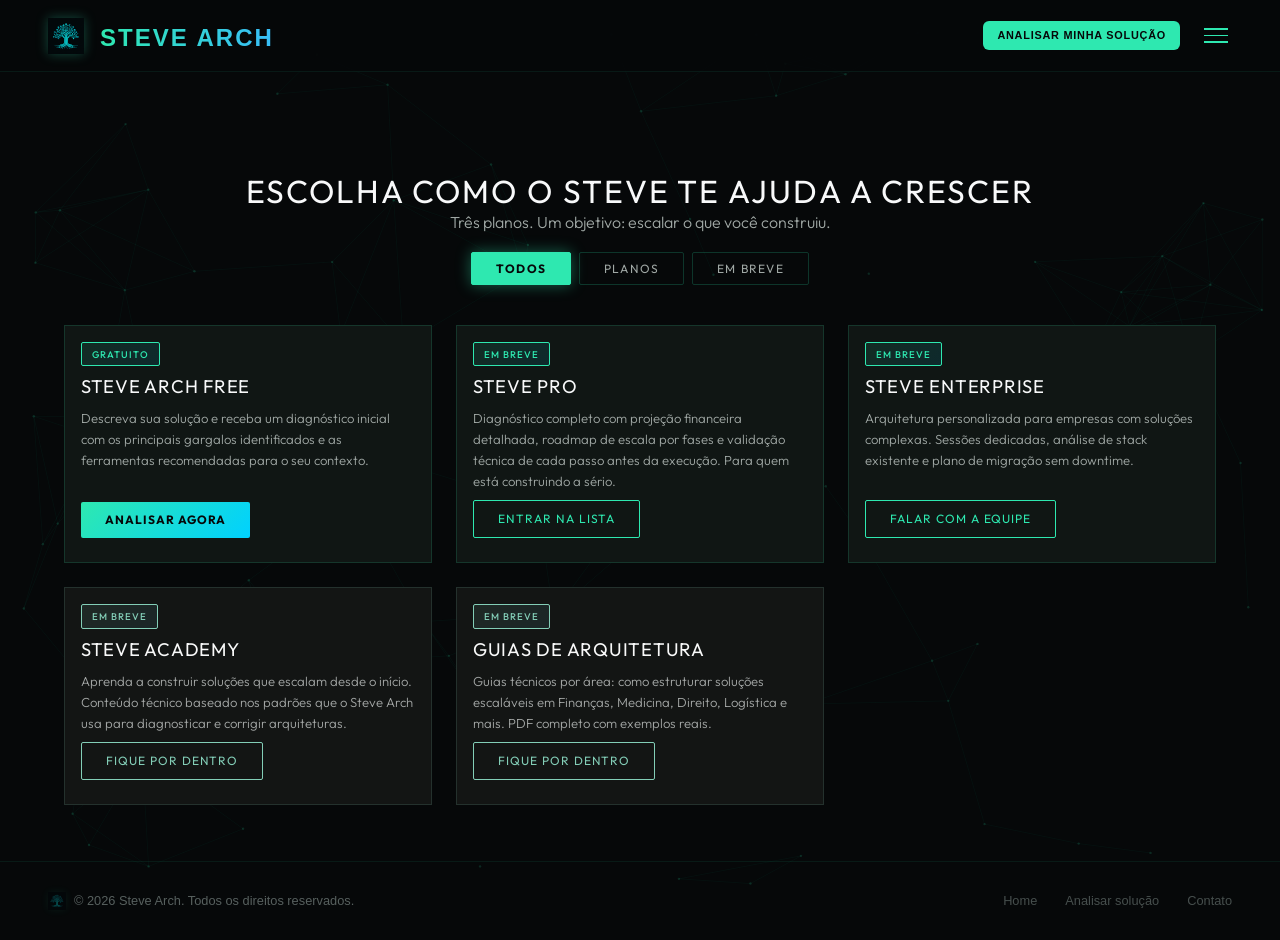
<file: front-end/frontend/produtos.html>
<!DOCTYPE html>
<html lang="pt-BR">
<head>
  <meta charset="UTF-8">
  <meta name="viewport" content="width=device-width, initial-scale=1.0">
  <meta name="description" content="Steve Arch — Analise sua solução, escolha seu plano e escale com arquitetura real.">
  <title>Steve Arch — Analisar Solução</title>
  <link rel="preconnect" href="https://fonts.googleapis.com">
  <link rel="preconnect" href="https://fonts.gstatic.com" crossorigin>
  <link href="https://fonts.googleapis.com/css2?family=Outfit:wght@300;400;500;600;700&display=swap" rel="stylesheet">
  <link rel="icon" type="image/png" href="../Image/logo2.png">
  <link rel="stylesheet" href="https://cdnjs.cloudflare.com/ajax/libs/font-awesome/6.5.0/css/all.min.css">
  <link rel="stylesheet" href="css/main.css">
  <link rel="stylesheet" href="css/components.css">
  <link rel="stylesheet" href="css/animations.css">
  <script defer src="js/neural-bg.js"></script>
  <script defer src="js/main.js"></script>
</head>
<body>
  <canvas id="neural-canvas" aria-hidden="true"></canvas>
  <div class="page-content">
    <nav class="navbar" id="navbar">
      <div class="nav-left">
        <a href="index.html" class="nav-logo-link">
          <img src="../Image/logo.png" alt="Steve Arch" class="atech-tree-img">
          <svg class="steve-logo-svg" width="200" height="36" viewBox="0 0 200 36" xmlns="http://www.w3.org/2000/svg">
            <defs>
              <linearGradient id="logo-grad" x1="0%" y1="0%" x2="100%" y2="0%">
                <stop offset="0%" stop-color="#2EE8B0"/>
                <stop offset="100%" stop-color="#38BDF8"/>
              </linearGradient>
            </defs>
            <text id="atech-full" x="4" y="28" font-family="'Arial Black', sans-serif" font-size="24" font-weight="700" fill="url(#logo-grad)" letter-spacing="2" style="opacity:0">STEVE ARCH</text>
          </svg>
        </a>
      </div>
      <div class="nav-right">
        <a href="produtos.html" class="btn-cta-nav">Analisar minha solução</a>
        <button class="hamburger" id="hamburger" aria-label="Menu"><span></span><span></span><span></span></button>
      </div>
    </nav>
    <div class="menu-overlay" id="menuOverlay">
      <button class="menu-close" id="menuClose">✕</button>
      <nav class="menu-overlay-nav">
        <a href="index.html" class="menu-link">Home</a>
        <a href="produtos.html" class="menu-link">Analisar solução</a>
        <a href="contato.html" class="menu-link">Contato</a>
      </nav>
    </div>
    <main>
      <section class="page-hero" aria-labelledby="solutions-title">
        <div class="container">
          <h2 id="solutions-title" class="fade-in">Escolha como o Steve te ajuda a crescer</h2>
          <p class="fade-in">Três planos. Um objetivo: escalar o que você construiu.</p>
        </div>
      </section>
      <div class="container">
        <div class="filter-bar fade-in" role="group" aria-label="Filtrar por plano">
          <button class="filter-btn active" data-filter="todos">TODOS</button>
          <button class="filter-btn" data-filter="solucoes">PLANOS</button>
          <button class="filter-btn" data-filter="conhecimento">EM BREVE</button>
        </div>
        <div class="product-grid">

          <!-- Steve Free -->
          <article class="product-card fade-in delay-1" data-category="solucoes">
            <span class="product-card__badge">Gratuito</span>
            <h3>Steve Arch Free</h3>
            <p>Descreva sua solução e receba um diagnóstico inicial com os principais gargalos identificados e as ferramentas recomendadas para o seu contexto.</p>
            <a href="#" class="btn btn--primary">Analisar agora</a>
          </article>

          <!-- Steve Pro -->
          <article class="product-card fade-in delay-2" data-category="solucoes">
            <span class="product-card__badge">Em breve</span>
            <h3>Steve Pro</h3>
            <p>Diagnóstico completo com projeção financeira detalhada, roadmap de escala por fases e validação técnica de cada passo antes da execução. Para quem está construindo a sério.</p>
            <a href="contato.html" class="btn btn--outline">Entrar na lista</a>
          </article>

          <!-- Steve Enterprise -->
          <article class="product-card fade-in delay-1" data-category="solucoes">
            <span class="product-card__badge">Em breve</span>
            <h3>Steve Enterprise</h3>
            <p>Arquitetura personalizada para empresas com soluções complexas. Sessões dedicadas, análise de stack existente e plano de migração sem downtime.</p>
            <a href="contato.html" class="btn btn--outline">Falar com a equipe</a>
          </article>

          <!-- Em breve: Steve Academy -->
          <article class="product-card disabled fade-in delay-2" data-category="conhecimento">
            <span class="product-card__badge">Em breve</span>
            <h3>Steve Academy</h3>
            <p>Aprenda a construir soluções que escalam desde o início. Conteúdo técnico baseado nos padrões que o Steve Arch usa para diagnosticar e corrigir arquiteturas.</p>
            <a href="contato.html" class="btn btn--outline">Fique por dentro</a>
          </article>

          <!-- Em breve: Guias técnicos -->
          <article class="product-card disabled fade-in delay-1" data-category="conhecimento">
            <span class="product-card__badge">Em breve</span>
            <h3>Guias de Arquitetura</h3>
            <p>Guias técnicos por área: como estruturar soluções escaláveis em Finanças, Medicina, Direito, Logística e mais. PDF completo com exemplos reais.</p>
            <a href="contato.html" class="btn btn--outline">Fique por dentro</a>
          </article>

        </div>
      </div>
    </main>
    <footer class="footer">
      <div class="footer-inner">
        <span class="footer-copy">
          <img src="../Image/logo.png" alt="Steve Arch" class="footer-logo-icon">
          © 2026 Steve Arch. Todos os direitos reservados.
        </span>
        <nav class="footer-nav">
          <a href="index.html">Home</a>
          <a href="produtos.html">Analisar solução</a>
          <a href="contato.html">Contato</a>
        </nav>
      </div>
    </footer>
  </div>
<script>
(function() {
  function animateLogo() {
    var el = document.getElementById('atech-full');
    if (!el) return;
    var text = 'STEVE ARCH';
    var letters = [];
    for (var i = 1; i <= text.length; i++) { letters.push(text.substring(0, i)); }
    var i = 0;
    el.style.opacity = '1';
    function type() {
      if (i < letters.length) { el.textContent = letters[i]; i++; setTimeout(type, 120); }
      else { setTimeout(erase, 1200); }
    }
    function erase() {
      var j = text.length;
      function del() {
        if (j > 0) { el.textContent = text.substring(0, j); j--; setTimeout(del, 80); }
        else { el.textContent = ''; setTimeout(animateLogo, 500); }
      }
      del();
    }
    type();
  }
  if (document.readyState === 'loading') { document.addEventListener('DOMContentLoaded', animateLogo); }
  else { animateLogo(); }
})();
</script>
</body>
</html>
</file>
<file: front-end/frontend/css/main.css>
/* ========================================
   Intensidade +2
   Futurista, vibrante, com DNA verde
   ======================================== */

*,
*::before,
*::after {
  margin: 0;
  padding: 0;
  box-sizing: border-box;
}

:root {
  /* Core palette — Intensidade +2 */
  --bg-deep:      #060809;   /* Primary page background */
  --bg-base:      #0A0E0D;   /* Section backgrounds */
  --bg-surface:   #101614;   /* Card backgrounds */
  --bg-elevated:  #161D1A;   /* Hover */

  /* Accents */
  --accent:       #2EE8B0;   /* Primary vibrant green */
  --accent-muted: #76AB96;   /* Detail — borders, secondary */

  /* Typography */
  --text-primary: #F8F9FA;   /* Pure cold white */
  --text-second:  #A0A8A5;   /* Muted slate green */
  --text-dim:     #2E3431;   /* Disabled */

  /* Glow */
  --glow:       0 0 20px rgba(46, 232, 176, 0.5);
  --glow-sm:    0 0 8px rgba(46, 232, 176, 0.25);
  --glow-dim:   0 0 6px rgba(46, 232, 176, 0.15);

  /* Borders */
  --border-dim:  1px solid rgba(46, 232, 176, 0.10);
  --border-base: 1px solid rgba(46, 232, 176, 0.15);
  --border-accent: 1px solid rgba(46, 232, 176, 0.30);

  /* Spacing */
  --space-xs: 8px;
  --space-sm: 16px;
  --space-md: 24px;
  --space-lg: 40px;
  --space-xl: 56px;
  --space-2xl: 80px;

  /* Typography */
  --font-main:  'Outfit', sans-serif;
  --font-body:  'Outfit', sans-serif;

  /* Layout */
  --container-max: 1200px;
  --navbar-h: 72px;
}

html { scroll-behavior: smooth; }

body {
  font-family: var(--font-body);
  font-weight: 300;
  line-height: 1.7;
  color: var(--text-primary);
  background: var(--bg-deep);
  overflow-x: hidden;
}

/* Neural canvas */
#neural-canvas {
  position: fixed; top: 0; left: 0;
  width: 100%; height: 100%;
  z-index: 0; pointer-events: none;
}

.page-content { position: relative; z-index: 1; }

a { color: inherit; text-decoration: none; }

img { display: block; max-width: 100%; }

ul, ol { list-style: none; }

/* ============================
   TYPOGRAPHY (untouched)
   ============================ */
h1, h2, h3, h4, h5, h6 {
  font-family: var(--font-main);
  color: var(--text-primary);
  text-transform: uppercase;
}

h1 {
  font-size: clamp(2.5rem, 5vw, 4rem);
  font-weight: 300;
  letter-spacing: 0.1em;
  line-height: 1.05;
}

h2 {
  font-size: clamp(1.4rem, 3vw, 2rem);
  font-weight: 400;
  letter-spacing: 0.06em;
  line-height: 1.2;
}

h3 {
  font-size: clamp(0.95rem, 1.8vw, 1.15rem);
  font-weight: 400;
  line-height: 1.4;
  letter-spacing: 0.04em;
}

h4 {
  font-size: 0.9rem;
  font-weight: 400;
  text-transform: uppercase;
  letter-spacing: 0.08em;
}

p { color: var(--text-second); font-weight: 300; line-height: 1.6; }

.subtitle {
  font-weight: 300;
  color: var(--text-second);
  line-height: 1.6;
}

/* ============================
   CONTAINER
   ============================ */
.container {
  width: 100%; max-width: var(--container-max);
  margin: 0 auto; padding: 0 var(--space-sm);
}

/* ============================
   NAVBAR
   ============================ */
.navbar {
  position: fixed;
  top: 0; left: 0; right: 0;
  z-index: 100;
  display: flex;
  align-items: center;
  justify-content: space-between;
  padding: 0 48px;
  height: 72px;
  background: rgba(6, 8, 9, 0.7);
  backdrop-filter: blur(20px);
  -webkit-backdrop-filter: blur(20px);
  border-bottom: 1px solid rgba(46, 232, 176, 0.08);
  transition: background 0.3s ease;
}
.navbar.scrolled {
  background: rgba(6, 8, 9, 0.95);
  border-bottom-color: rgba(46, 232, 176, 0.15);
}
.nav-left { display: flex; align-items: center; gap: 12px; }
.nav-right { display: flex; align-items: center; gap: 20px; }
.nav-links { display: none; }
.nav-logo-link { display: flex; align-items: center; gap: 12px; text-decoration: none; }

.btn-cta-nav {
  padding: 5px 14px;
  background: #2EE8B0;
  color: #060809;
  font-family: 'DM Sans', sans-serif;
  font-size: 0.68rem;
  font-weight: 600;
  letter-spacing: 0.07em;
  text-transform: uppercase;
  border-radius: 6px;
  text-decoration: none;
  transition: all 0.2s ease;
}
.btn-cta-nav:hover {
  background: #38BDF8;
  box-shadow: 0 0 20px rgba(46, 232, 176, 0.3);
}

.hamburger {
  background: none;
  border: none;
  cursor: pointer;
  display: flex;
  flex-direction: column;
  gap: 5px;
  padding: 4px;
}
.hamburger span {
  display: block;
  width: 24px;
  height: 1.5px;
  background: #2EE8B0;
  transition: all 0.3s ease;
}
.hamburger.active span:nth-child(1) { transform: translateY(6.5px) rotate(45deg); }
.hamburger.active span:nth-child(2) { opacity: 0; }
.hamburger.active span:nth-child(3) { transform: translateY(-6.5px) rotate(-45deg); }

.menu-overlay {
  position: fixed;
  inset: 0;
  z-index: 200;
  background: rgba(6, 8, 9, 0.97);
  backdrop-filter: blur(24px);
  -webkit-backdrop-filter: blur(24px);
  display: flex;
  flex-direction: column;
  align-items: center;
  justify-content: center;
  opacity: 0;
  pointer-events: none;
  transition: opacity 0.4s ease;
}
.menu-overlay.open {
  opacity: 1;
  pointer-events: all;
}
.menu-close {
  position: absolute;
  top: 28px; right: 48px;
  background: none;
  border: none;
  color: #2EE8B0;
  font-size: 1.5rem;
  cursor: pointer;
}
.menu-overlay-nav {
  display: flex;
  flex-direction: column;
  align-items: center;
  gap: 40px;
}
.menu-link {
  font-family: 'Syne', sans-serif;
  font-size: clamp(2.5rem, 6vw, 4.5rem);
  font-weight: 800;
  color: #F0F4F3;
  text-decoration: none;
  letter-spacing: -0.02em;
  transition: color 0.2s ease;
  line-height: 1;
}
.menu-link:hover { color: #2EE8B0; }

/* ========================================
   STEP HEADER (
   ======================================== */
.step-header {
  position: fixed;
  top: 68px; left: 0; right: 0;
  z-index: 80;
  background: rgba(6,8,9,0.95);
  backdrop-filter: blur(20px);
  -webkit-backdrop-filter: blur(20px);
  padding: 16px 48px 14px;
  border-bottom: 1px solid rgba(46,232,176,0.07);
}


/* ============================
   ACCORDION AUDIENCE
   ============================ */
.accordion-audience {
  width: 100%;
  max-width: 900px;
  margin: 48px auto 0;
  display: flex;
  flex-direction: column;
  gap: 0;
}
.acc-item {
  border-top: 1px solid rgba(46, 232, 176, 0.15);
  overflow: hidden;
  transition: background 0.3s ease;
}
.acc-item:last-child { border-bottom: 1px solid rgba(46, 232, 176, 0.15); }
.acc-item.active { background: rgba(46, 232, 176, 0.04); }
.acc-header {
  display: flex;
  align-items: center;
  gap: 24px;
  padding: 28px 0;
  cursor: pointer;
  user-select: none;
}
.acc-number {
  font-family: 'DM Sans', sans-serif;
  font-size: 0.75rem;
  color: #2EE8B0;
  letter-spacing: 0.1em;
  min-width: 28px;
}
.acc-title {
  font-family: 'Syne', sans-serif;
  font-size: clamp(1.3rem, 2.5vw, 1.8rem);
  font-weight: 700;
  color: #F0F4F3;
  flex: 1;
  margin: 0;
  transition: color 0.2s ease;
  text-transform: none;
}
.acc-item.active .acc-title { color: #2EE8B0; }
.acc-icon {
  font-size: 1.5rem;
  color: #2EE8B0;
  transition: transform 0.3s ease;
  line-height: 1;
}
.acc-item.active .acc-icon { transform: rotate(45deg); }
.acc-body {
  max-height: 0;
  overflow: hidden;
  transition: max-height 0.5s cubic-bezier(0.16, 1, 0.3, 1), padding 0.3s ease;
  padding: 0;
}
.acc-item.active .acc-body {
  max-height: 400px;
  padding-bottom: 32px;
}
.acc-body p {
  color: #A8B8B4;
  font-size: 1rem;
  line-height: 1.7;
  margin-bottom: 20px;
  max-width: 620px;
}
.acc-list {
  list-style: none;
  padding: 0;
  margin: 0 0 24px;
  display: flex;
  flex-direction: column;
  gap: 10px;
}
.acc-list li {
  display: flex;
  align-items: center;
  gap: 10px;
  font-size: 0.9rem;
  color: #F0F4F3;
}
.acc-list li::before {
  content: '';
  width: 6px;
  height: 6px;
  border-radius: 50%;
  background: #2EE8B0;
  flex-shrink: 0;
}
.acc-cta {
  color: #2EE8B0;
  font-size: 0.85rem;
  font-weight: 600;
  letter-spacing: 0.05em;
  text-decoration: none;
  transition: opacity 0.2s ease;
}
.acc-cta:hover { opacity: 0.7; }
/* ============================
   BUTTONS
   ============================ */
.btn {
  display: inline-flex; align-items: center; justify-content: center; gap: var(--space-xs);
  font-family: var(--font-body); font-weight: 400; font-size: 0.85rem;
  padding: 14px 32px; border-radius: 2px;
  border: none; cursor: pointer; transition: all 0.25s ease;
  text-decoration: none; white-space: nowrap;
  letter-spacing: 0.08em; text-transform: uppercase;
}

.btn:focus-visible { outline: 2px solid var(--accent); outline-offset: 3px; }

/* Primary — solid green */
.btn--primary {
  background: linear-gradient(135deg, #2EE8B0, #00D1FF);
  color: #060809;
  font-weight: 700;
}

.btn--primary:hover {
  box-shadow: 0 0 20px rgba(46, 232, 176, 0.5);
  transform: translateY(-1px);
}

/* Ghost / Outline */
.btn--outline {
  background: transparent; color: var(--accent);
  border: 1px solid var(--accent);
}

.btn--outline:hover {
  background: rgba(46, 232, 176, 0.06);
  box-shadow: var(--glow-sm);
  transform: translateY(-1px);
}

/* ============================
   HERO
   ============================ */
.hero {
  min-height: 100vh;
  display: flex;
  flex-direction: column;
  justify-content: center;
  align-items: flex-start;
  padding: 120px 8vw 10vh;
  position: relative;
  overflow: hidden;
  text-align: left;
  background: url('../assets/capa2.png') center / cover no-repeat;
}

.hero::before { display: none; }

.hero::after {
  content: '';
  position: absolute;
  inset: 0;
  background: linear-gradient(105deg, rgba(6,8,9,0.85) 35%, rgba(6,8,9,0.3) 75%, rgba(6,8,9,0.1) 100%);
  pointer-events: none;
  z-index: 1;
}

.hero > * { position: relative; z-index: 2; }

/* Tag — flows above h1 inside the bottom-aligned flex column */
.hero-tag {
  font-size: 0.7rem;
  letter-spacing: 0.15em;
  color: #2EE8B0;
  opacity: 0.8;
  text-transform: uppercase;
  font-family: var(--font-body);
  margin-bottom: 10px;
}

.hero h1 {
  font-size: clamp(2.8rem, 5.5vw, 5rem);
  text-align: left;
  max-width: 700px;
  margin-bottom: 20px;
}

.hero-subtitle {
  text-align: left;
  max-width: 620px;
  font-size: clamp(0.95rem, 1.8vw, 1.1rem);
  font-weight: 300;
  color: var(--text-second);
  line-height: 1.6;
}

.hero-actions {
  display: flex;
  gap: var(--space-xs);
  justify-content: flex-start;
  flex-wrap: wrap;
  margin-top: var(--space-xs);
}

/* Hero particles background */
.hero-particles-wrap {
  position: absolute;
  inset: 0;
  z-index: 0;
  pointer-events: none;
  overflow: hidden;
}
#hero-particles {
  width: 100%;
  height: 100%;
  display: block;
  opacity: 0.15;
}

/* Scroll indicator */
.hero__scroll {
  position: absolute; bottom: var(--space-sm); left: 8vw;
  animation: bounce-arrow 2s ease-in-out infinite;
}

@keyframes bounce-arrow {
  0%, 100% { transform: translateY(0); opacity: 0.2; }
  50% { transform: translateY(5px); opacity: 0.8; }
}

/* ============================
   SECTIONS
   ============================ */
.section { padding: var(--space-xl) 0; }

.section__title { text-align: center; margin-bottom: var(--space-xs); }

.section__subtitle {
  text-align: center; max-width: 500px;
  margin: 0 auto var(--space-lg);
  color: var(--text-second); font-weight: 300;
}

/* ============================
   WHO / WHOM CARDS
   ============================ */
.whom-grid { display: grid; gap: var(--space-md); }

.whom-card {
  background: var(--bg-surface);
  backdrop-filter: blur(8px);
  -webkit-backdrop-filter: blur(8px);
  border: var(--border-base);
  padding: var(--space-sm) var(--space-lg);
  transition: all 0.3s ease;
}

.whom-card:hover {
  background: var(--bg-elevated);
  box-shadow: var(--glow-sm);
  transform: translateY(-2px);
}

.whom-card__icon {
  margin-bottom: var(--space-sm);
  width: 40px; height: 40px;
  border: var(--border-accent);
  border-radius: 2px;
  display: flex; align-items: center; justify-content: center;
}

.whom-card h3 {
  margin-bottom: var(--space-xs);
  color: var(--text-primary);
}

.whom-card p { font-size: 0.85rem; }

/* ============================
   OFFERINGS GRID
   ============================ */
.offerings-grid { display: grid; gap: var(--space-md); }

.offering-card {
  background: var(--bg-surface);
  backdrop-filter: blur(8px);
  -webkit-backdrop-filter: blur(8px);
  border: var(--border-base);
  padding: var(--space-sm) var(--space-lg);
  display: flex; flex-direction: column; gap: var(--space-xs);
  transition: all 0.3s ease;
}

.offering-card:hover {
  background: var(--bg-elevated);
  box-shadow: var(--glow-sm);
  transform: translateY(-2px);
}

.offering-card__icon {
  margin-bottom: 0;
  width: 40px; height: 40px;
  border: var(--border-accent);
  border-radius: 2px;
  display: flex; align-items: center; justify-content: center;
}

.offering-card h3 { color: var(--text-primary); }
.offering-card p { flex: 1; font-size: 0.85rem; }

.offering-card__link {
  color: var(--accent); font-weight: 400; font-size: 0.8rem;
  display: inline-flex; align-items: center; gap: 4px;
  transition: gap 0.2s ease;
  letter-spacing: 0.05em; text-transform: uppercase;
}

.offering-card__link:hover { gap: 8px; }

/* ============================
   FINAL CTA
   ============================ */
.final-cta { text-align: center; padding: var(--space-xl) 0; position: relative; }

.final-cta::before {
  content: ''; position: absolute;
  top: 50%; left: 50%; transform: translate(-50%, -50%);
  width: 700px; height: 300px;
  background: radial-gradient(ellipse, rgba(46,232,176,0.04) 0%, transparent 60%);
  pointer-events: none;
}

.final-cta .container {
  display: flex; flex-direction: column;
  align-items: center; gap: var(--space-sm);
  position: relative; z-index: 1;
}

.final-cta__title { max-width: 500px; }
.final-cta__subtitle { max-width: 400px; margin: 0 auto; font-weight: 300; }
.final-cta .btn { font-size: 0.9rem; padding: var(--space-sm) var(--space-2xl); }

/* ============================
   CTA STRIP
   ============================ */
.cta-strip {
  position: relative;
  padding: 100px 48px;
  overflow: hidden;
  border-top: 1px solid rgba(46, 232, 176, 0.1);
  border-bottom: 1px solid rgba(46, 232, 176, 0.1);
}
.cta-strip::before {
  content: '';
  position: absolute;
  inset: 0;
  background: radial-gradient(ellipse 70% 80% at 50% 50%, rgba(46,232,176,0.07) 0%, transparent 70%);
  pointer-events: none;
}
.cta-strip-inner {
  max-width: 1100px;
  margin: 0 auto;
  display: flex;
  align-items: center;
  justify-content: space-between;
  gap: 48px;
  flex-wrap: wrap;
}
.cta-strip-tag {
  display: block;
  font-size: 0.75rem;
  font-weight: 600;
  letter-spacing: 0.15em;
  text-transform: uppercase;
  color: #2EE8B0;
  margin-bottom: 16px;
}
.cta-strip-title {
  font-family: 'Syne', sans-serif;
  font-size: clamp(2rem, 4vw, 3.2rem);
  font-weight: 800;
  color: #F0F4F3;
  line-height: 1.1;
  letter-spacing: -0.02em;
  margin: 0;
}
.cta-strip-actions {
  display: flex;
  gap: 16px;
  flex-shrink: 0;
  flex-wrap: wrap;
}

/* ============================
   FOOTER
   ============================ */
.footer {
  border-top: 1px solid rgba(46, 232, 176, 0.08);
  padding: 28px 48px;
}
.footer-inner {
  display: flex;
  align-items: center;
  justify-content: space-between;
  flex-wrap: wrap;
  gap: 16px;
}
.footer-copy {
  display: flex;
  align-items: center;
  gap: 8px;
  font-size: 0.8rem;
  color: rgba(168, 184, 180, 0.5);
  font-family: 'DM Sans', sans-serif;
}
.footer-logo-icon {
  height: 18px;
  width: auto;
  opacity: 0.4;
  filter: drop-shadow(0 0 4px rgba(46,232,176,0.2));
}
.footer-nav {
  display: flex;
  gap: 28px;
}
.footer-nav a {
  font-size: 0.8rem;
  color: rgba(168, 184, 180, 0.4);
  text-decoration: none;
  font-family: 'DM Sans', sans-serif;
  transition: color 0.2s ease;
}
.footer-nav a:hover { color: #2EE8B0; }

/* ============================
   TABLET ≥ 640px
   ============================ */
@media (min-width: 640px) {
  .container { padding: 0 var(--space-md); }
  .hero-actions { flex-direction: row; justify-content: flex-start; }
  .whom-grid { grid-template-columns: repeat(2, 1fr); }
  .offerings-grid { grid-template-columns: repeat(2, 1fr); }
}

/* ============================
   DESKTOP ≥ 1024px
   ============================ */
@media (min-width: 1024px) {
.offerings-grid { grid-template-columns: repeat(3, 1fr); }
  .section { padding: var(--space-2xl) 0; }
}

/* ============================
   PRODUCTS PAGE
   ============================ */
.page-hero {
  padding: calc(var(--navbar-h) + 100px) 0 var(--space-sm);
  text-align: center;
}

.page-hero h1 { margin-bottom: var(--space-sm); }
.page-hero p { max-width: 500px; margin: 0 auto; }

/* Product Grid */
.product-grid {
  display: grid; gap: var(--space-md); margin-bottom: var(--space-xl);
}

.product-card {
  background: var(--bg-surface);
  backdrop-filter: blur(8px);
  -webkit-backdrop-filter: blur(8px);
  border: var(--border-base);
  padding: var(--space-sm) var(--space-sm) var(--space-md);
  display: flex; flex-direction: column; gap: var(--space-xs);
  transition: all 0.3s ease;
}

.product-card:hover {
  background: var(--bg-elevated);
  box-shadow: var(--glow-sm);
  transform: translateY(-2px);
}

.product-card.disabled { opacity: 0.2; pointer-events: none; filter: grayscale(0.6); }

/* Badges */
.product-card__badge {
  display: inline-block; width: fit-content;
  padding: 3px 10px; border-radius: 2px;
  font-size: 0.6rem; font-weight: 500;
  letter-spacing: 0.1em; text-transform: uppercase;
  background: linear-gradient(135deg, rgba(46, 232, 176, 0.1), rgba(0, 209, 255, 0.1));
  color: #2EE8B0;
  border: 1px solid #2EE8B0;
}

.product-card h3 { color: var(--text-primary); }
.product-card p { flex: 1; font-size: 0.82rem; font-weight: 300; }
.product-card .btn { align-self: flex-start; padding: var(--space-xs) var(--space-md); font-size: 0.75rem; }

@media (min-width: 640px) { .product-grid { grid-template-columns: repeat(2, 1fr); } }
@media (min-width: 1024px) { .product-grid { grid-template-columns: repeat(3, 1fr); } }

/* ============================
   CONTACT PAGE
   ============================ */
.contact-grid { display: grid; gap: var(--space-lg); padding-bottom: var(--space-xl); }

.contact-info__title { color: var(--text-primary); margin-bottom: var(--space-sm); font-weight: 400; }

.contact-info__item {
  display: flex; align-items: flex-start;
  gap: var(--space-sm); margin-bottom: var(--space-sm);
}

.contact-info__item svg {
  flex-shrink: 0; margin-top: 2px;
  width: 24px; height: 24px;
  border: var(--border-accent);
  border-radius: 2px; padding: 4px;
}

.contact-info__item h4 { color: var(--text-primary); margin-bottom: 2px; font-weight: 400; }
.contact-info__item p { font-size: 0.82rem; }

.contact-info__socials {
  margin-top: var(--space-lg);
  display: flex; flex-direction: column; gap: var(--space-xs);
}

.contact-info__socials a {
  color: var(--accent); font-weight: 400; font-size: 0.82rem;
  transition: color 0.2s ease;
  letter-spacing: 0.04em;
}

.contact-info__socials a:hover { color: var(--text-primary); }

/* Contact Form */
.contact-form {
  background: var(--bg-surface);
  backdrop-filter: blur(8px);
  -webkit-backdrop-filter: blur(8px);
  border: var(--border-base);
  padding: var(--space-sm) var(--space-sm);
}

.contact-form h3 { color: var(--text-primary); margin-bottom: var(--space-sm); }

.form-group { margin-bottom: var(--space-md); }

.form-group label {
  font-family: var(--font-body);
  font-size: 0.68rem; font-weight: 400;
  letter-spacing: 0.12em; text-transform: uppercase;
  color: var(--text-second);
  display: block; margin-bottom: 6px;
}

.form-group input,
.form-group select,
.form-group textarea {
  width: 100%;
  background: rgba(16, 22, 20, 0.8);
  border: var(--border-dim);
  border-radius: 2px;
  padding: 10px 12px;
  color: var(--text-primary);
  font-family: var(--font-body);
  font-size: 0.85rem; font-weight: 300;
  outline: none;
  transition: border-color 0.2s ease, box-shadow 0.2s ease;
}

.form-group input::placeholder,
.form-group textarea::placeholder { color: var(--text-dim); }

.form-group input:focus,
.form-group select:focus,
.form-group textarea:focus {
  border-color: rgba(46, 232, 176, 0.4);
  box-shadow: var(--glow-sm);
}

.form-group textarea { min-height: 120px; resize: vertical; }

.form-group select {
  appearance: none; -webkit-appearance: none;
  background-image: url("data:image/svg+xml,%3Csvg xmlns='http://www.w3.org/2000/svg' width='12' height='12' viewBox='0 0 12 12'%3E%3Cpath fill='%232EE8B0' d='M6 8L1 3h10z'/%3E%3C/svg%3E");
  background-repeat: no-repeat;
  background-position: right var(--space-sm) center;
  padding-right: var(--space-xl);
}

.form-group select option { background: var(--bg-surface); color: var(--text-primary); }

.contact-form .form-note {
  font-size: 0.7rem; color: var(--text-dim);
  margin-top: var(--space-xs); text-align: center;
}

@media (min-width: 1024px) {
  .contact-grid { grid-template-columns: 1fr 1fr; gap: var(--space-2xl); }
}

.atech-tree-img {
  height: 36px;
  width: auto;
  filter: drop-shadow(0 0 6px rgba(46, 232, 176, 0.3));
  flex-shrink: 0;
}

/* ============================
   MOBILE <= 600px
   ============================ */
@media (max-width: 600px) {
  /* Reduce navbar side padding so logo + CTA + hamburger fit */
  .navbar {
    padding: 0 16px;
  }
  /* Scale the animated SVG to remain the visual protagonist on small screens */
  .atech-logo-svg {
    width: 150px;
    height: auto;
  }
  /* Keep the CTA on one line and clearly secondary to the wordmark */
  .btn-cta-nav {
    white-space: nowrap;
    padding: 4px 10px;
    font-size: 0.62rem;
    letter-spacing: 0.05em;
  }
}

/* ============================
   ANIMATED NAVBAR LOGO
   ============================ */
.atech-logo-svg {
  display: block;
  width: 250px;
  height: auto;
  filter: drop-shadow(0 0 6px rgba(46, 232, 176, 0.3));
}

.logo-letter {
  stroke-dasharray: 200;
  stroke-dashoffset: 200;
  fill-opacity: 0;
  will-change: stroke-dashoffset, fill-opacity;
}
</file>
<file: front-end/frontend/css/components.css>
/* ============================
   FILTER BAR
   ============================ */
.filter-bar {
  display: flex; flex-wrap: wrap; justify-content: center;
  gap: var(--space-xs); margin-bottom: var(--space-lg);
}

.filter-btn {
  padding: var(--space-xs) var(--space-md);
  border: 1px solid rgba(46, 232, 176, 0.2);
  border-radius: 2px;
  background: transparent;
  color: var(--text-second);
  font-family: var(--font-body);
  font-size: 0.75rem;
  cursor: pointer;
  transition: all 0.25s ease;
  text-transform: uppercase;
  letter-spacing: 0.1em;
}

.filter-btn:hover {
  border-color: var(--accent);
  color: var(--accent);
  box-shadow: 0 0 15px rgba(46, 232, 176, 0.4);
}

.filter-btn.active {
  background: var(--accent);
  border-color: var(--accent);
  color: var(--bg-deep);
  font-weight: 700;
  box-shadow: 0 0 15px rgba(46, 232, 176, 0.4);
}

/* ============================
   FILTER EMPTY STATE
   ============================ */
.filter-empty-state {
  display: none;
  text-align: center;
  padding: var(--space-2xl) 0;
}

.filter-empty-message {
  color: var(--accent-muted);
  font-size: 0.9rem;
  font-weight: 400;
  letter-spacing: 0.05em;
}
</file>
<file: front-end/frontend/css/animations.css>
/* fade in */
.fade-in {
  opacity: 0;
  transform: translateY(40px);
  transition: opacity 0.8s cubic-bezier(0.16, 1, 0.3, 1),
              transform 0.8s cubic-bezier(0.16, 1, 0.3, 1);
}

.fade-in.visible {
  opacity: 1;
  transform: translateY(0);
}

/* tag dot pulse — green */
@keyframes tag-pulse {
  0%, 100% { opacity: 1; transform: scale(1); }
  50% { opacity: 0.3; transform: scale(0.5); }
}
f
/* float hero SVG */
@keyframes float {
  0%, 100% { transform: translateY(0); }
  50% { transform: translateY(-8px); }
}

/* scroll arrow */
@keyframes bounce-arrow {
  0%, 100% { transform: translateX(-50%) translateY(0); opacity: 0.2; }
  50% { transform: translateX(-50%) translateY(5px); opacity: 0.8; }
}

/* hero nodes */
@keyframes pulse-node {
  0%, 100% { r: 3; opacity: 0.5; }
  50% { r: 5; opacity: 1; }
}

.hero-node { animation: pulse-node 3s ease-in-out infinite; }
</file>
